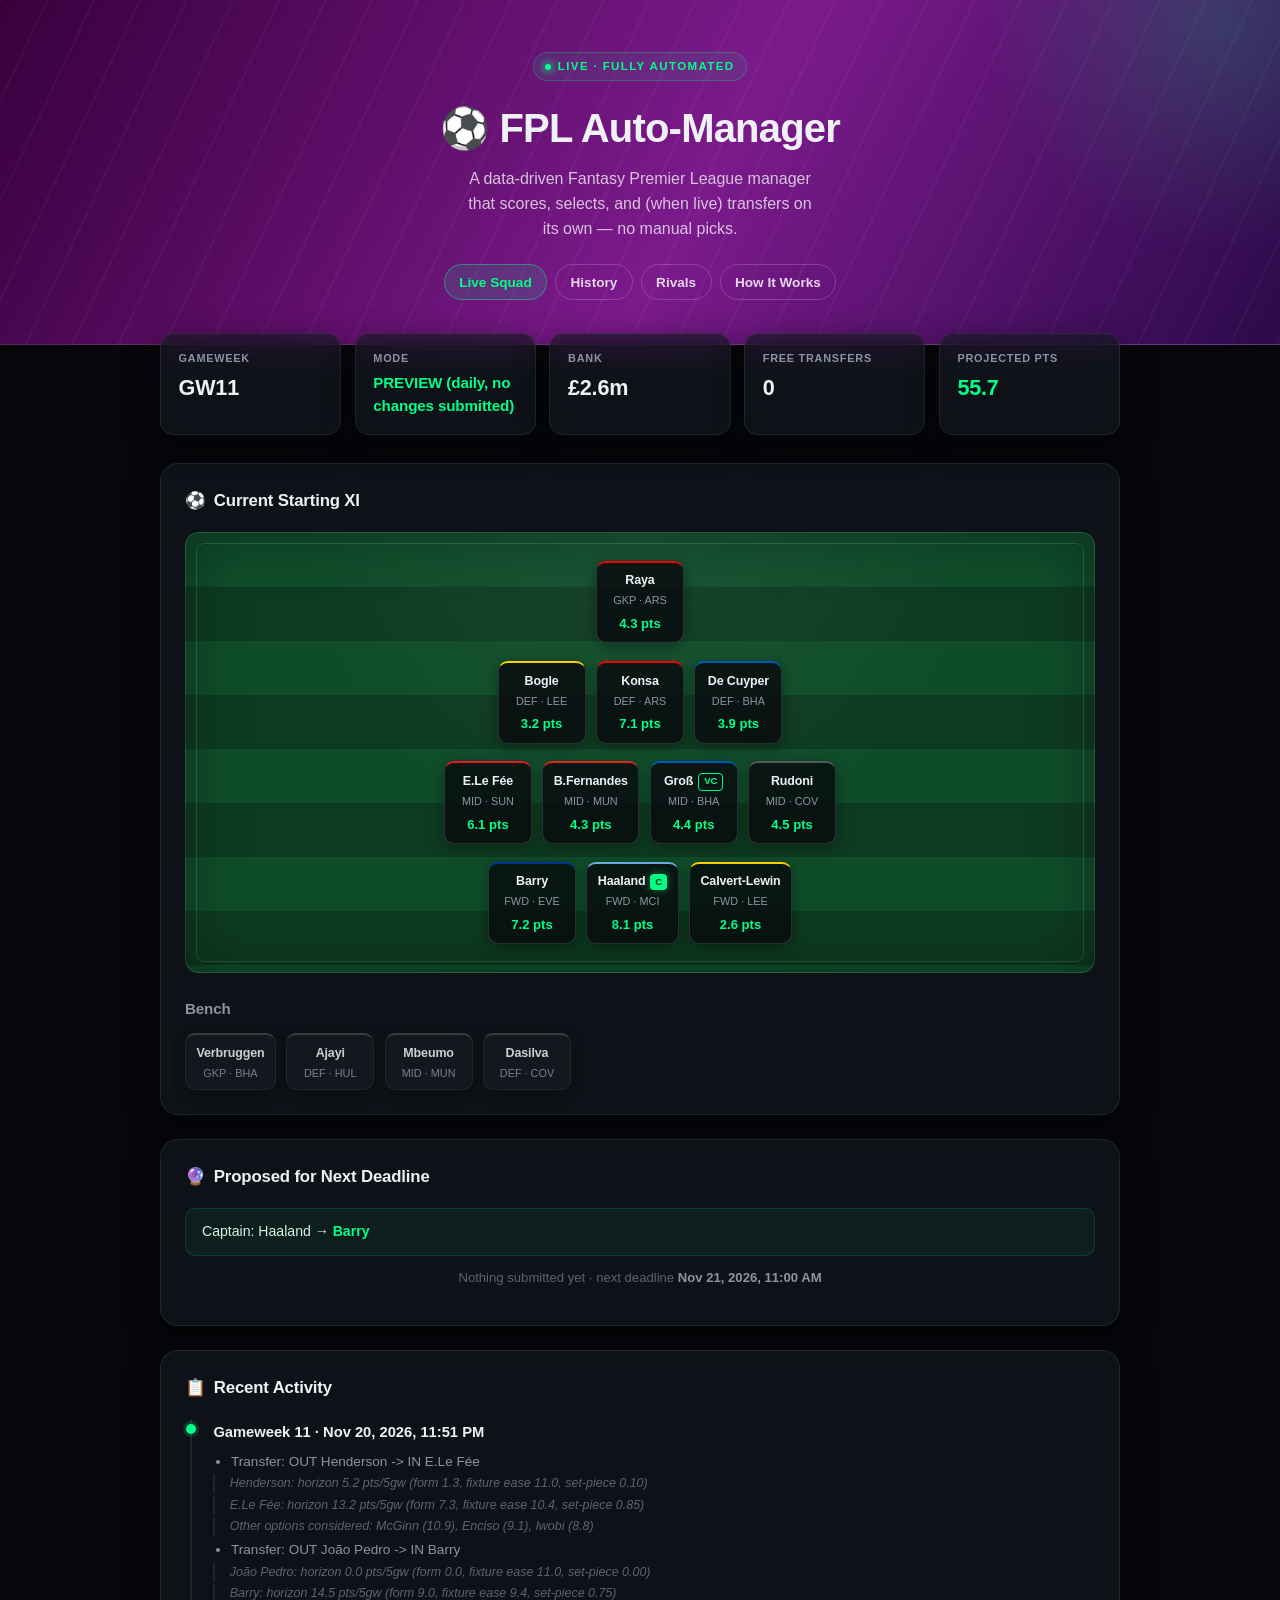
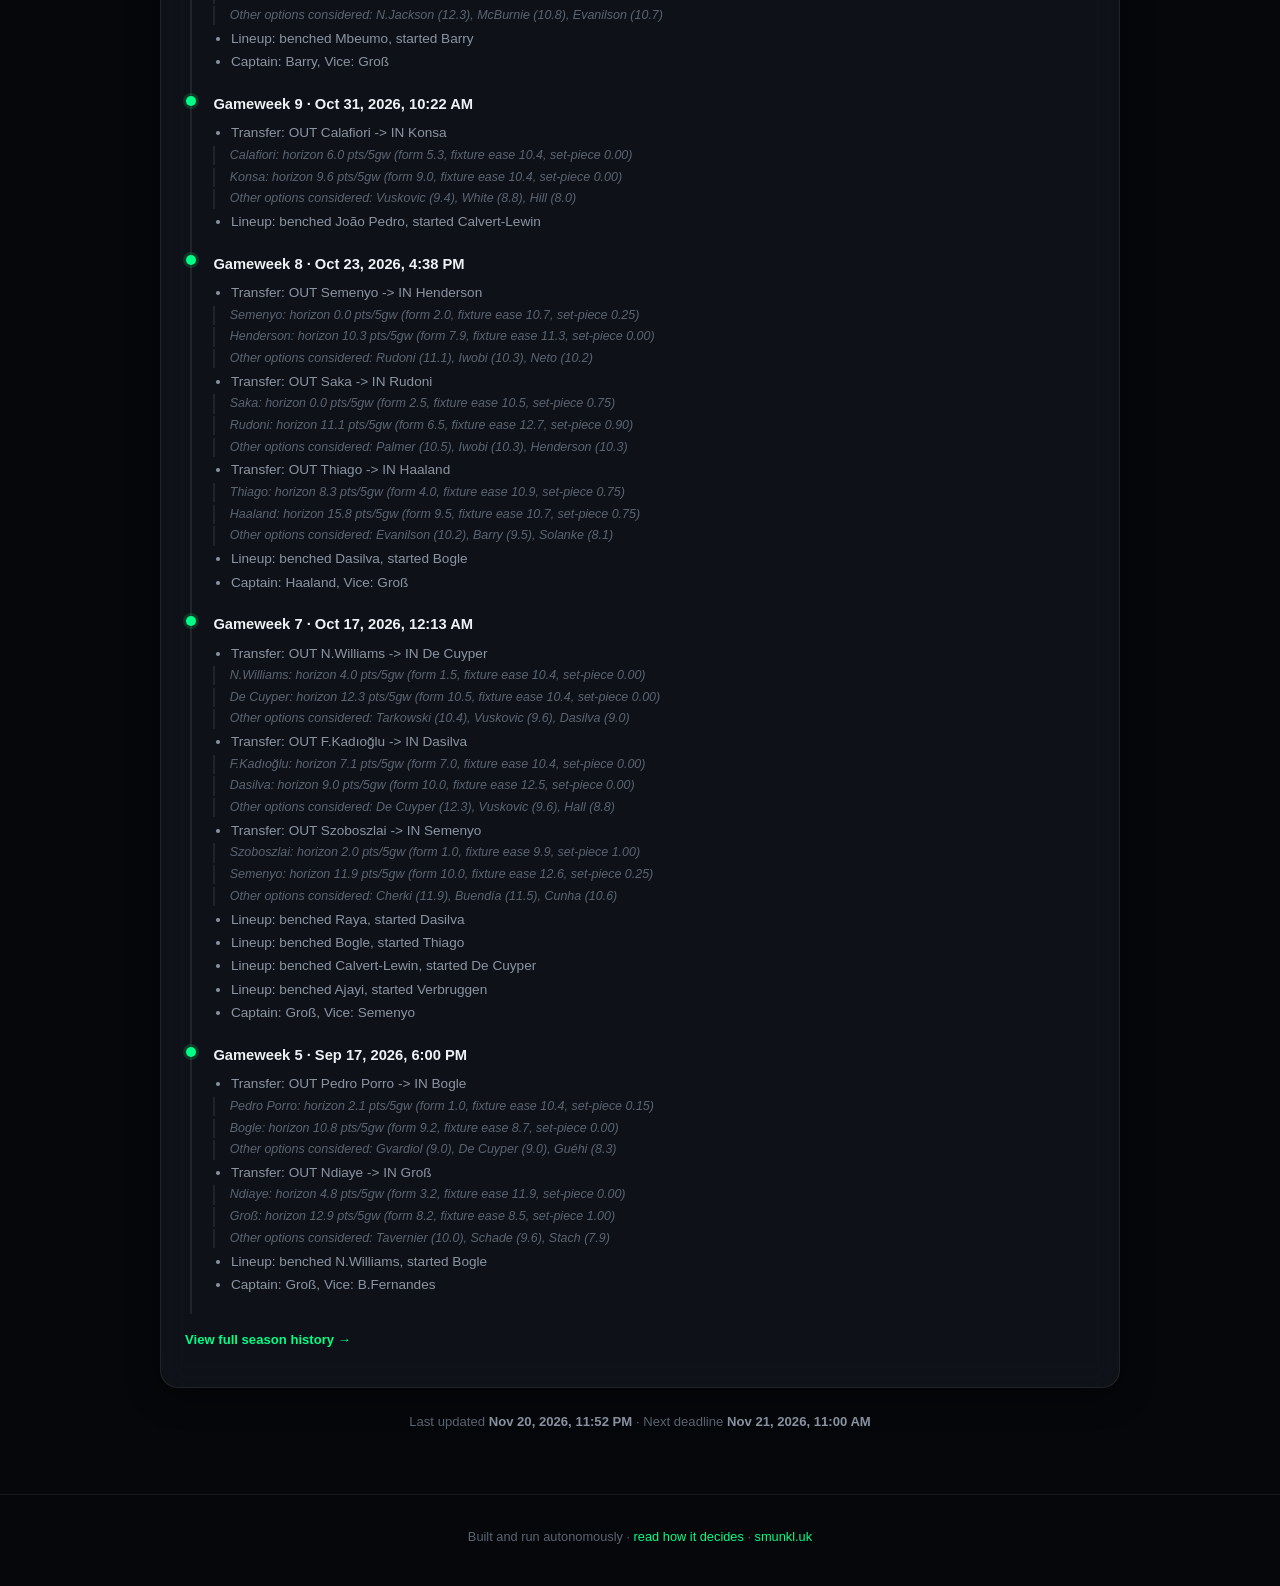
<file: index.html>
<!DOCTYPE html>
<html lang="en">
<head>
<meta charset="UTF-8">
<meta name="viewport" content="width=device-width, initial-scale=1.0">
<title>FPL Auto-Manager - Live</title>
<link rel="stylesheet" href="style.css?v=6">
</head>
<body>

<header>
  <div class="eyebrow"><span class="dot"></span> Live &middot; Fully Automated</div>
  <h1>&#9917; FPL Auto-Manager</h1>
  <p>A data-driven Fantasy Premier League manager that scores, selects, and (when live) transfers on its own &mdash; no manual picks.</p>
  <nav class="sitenav">
    <a href="index.html" class="active">Live Squad</a>
    <a href="history.html">History</a>
    <a href="rivals.html">Rivals</a>
    <a href="strategy.html">How It Works</a>
  </nav>
</header>

<main id="app">
  <div class="loading"><div class="spinner"></div>Loading latest status&hellip;</div>
</main>

<footer>
  Built and run autonomously &middot; <a href="strategy.html">read how it decides</a> &middot;
  <a href="https://smunkl.uk">smunkl.uk</a>
</footer>

<script>
const TEAM_COLORS = {
  ARS:"#EF0107", AVL:"#95BFE5", BOU:"#DA291C", BRE:"#e30613", BHA:"#0057B8",
  CHE:"#034694", CRY:"#1B458F", EVE:"#003399", FUL:"#000000", IPS:"#0044A9",
  LEI:"#003090", LIV:"#C8102E", MCI:"#6CABDD", MUN:"#DA291C", NEW:"#241F20",
  NFO:"#DD0000", SOU:"#D71920", TOT:"#132257", WHU:"#7A263A", WOL:"#FDB913",
  LEE:"#FFCD00", BUR:"#6C1D45", SUN:"#EB172B"
};

async function load() {
  const app = document.getElementById('app');
  try {
    const res = await fetch('status.json', { cache: 'no-store' });
    if (!res.ok) throw new Error('status.json not found yet');
    const data = await res.json();
    let proposed = null;
    try {
      const pres = await fetch('proposed.json', { cache: 'no-store' });
      if (pres.ok) proposed = await pres.json();
    } catch (e) { /* proposed.json is optional - older runs won't have it yet */ }
    render(data, proposed);
  } catch (err) {
    app.innerHTML = '<div class="error">No status published yet. Check back soon.</div>';
    console.error(err);
  }
}

function fmtDate(iso) {
  if (!iso) return '—';
  const d = new Date(iso);
  return d.toLocaleString(undefined, { dateStyle: 'medium', timeStyle: 'short' });
}

function formatActivityHeader(header) {
  // Raw form: "GW2 - 2026-08-26T14:14:19.400499+00:00"
  const [gwPart, datePart] = header.split(' - ');
  const gwLabel = (gwPart || header).replace(/^GW/, 'Gameweek ');
  return datePart ? `${gwLabel} &middot; ${fmtDate(datePart)}` : gwLabel;
}

function playerChip(p) {
  const badges = [];
  if (p.captain) badges.push('<span class="badge">C</span>');
  if (p.vice_captain) badges.push('<span class="badge vc">VC</span>');
  const accent = TEAM_COLORS[p.team] || 'rgba(255,255,255,0.3)';
  return `<div class="player-chip" style="--chip-accent:${accent}">
    <div class="name">${p.name}${badges.join('')}</div>
    <div class="sub">${p.position} &middot; ${p.team}</div>
    ${p.projected_points !== undefined ? `<div class="pts">${p.projected_points.toFixed(1)} pts</div>` : ''}
  </div>`;
}

function groupByPosition(players) {
  const order = ['GKP', 'DEF', 'MID', 'FWD'];
  const groups = {};
  for (const pos of order) groups[pos] = [];
  for (const p of players) (groups[p.position] || (groups[p.position] = [])).push(p);
  return order.map(pos => groups[pos]).filter(g => g.length);
}

function playerRationale(label, p) {
  return `<div class="rationale-player">
    <div class="rationale-player-label">${label}</div>
    <div class="rationale-player-name">${p.name} <span class="sub">(${p.team})</span></div>
    <div class="rationale-stats">
      horizon <strong>${p.horizon.toFixed(1)}</strong> &middot;
      form ${p.form.toFixed(1)} &middot;
      fixture ease ${p.fixture_ease.toFixed(1)} &middot;
      set-piece ${p.set_piece_bonus.toFixed(2)}
    </div>
  </div>`;
}

function renderProposed(proposed) {
  if (!proposed) return '';
  if (!proposed.has_changes) {
    return `<section>
      <h2><span class="icon">&#128302;</span> Proposed for Next Deadline</h2>
      <p class="no-activity">No changes currently proposed &mdash; current squad already looks optimal.</p>
      <p class="footnote" style="margin-top:0.75rem">Next deadline <strong>${fmtDate(proposed.deadline)}</strong></p>
    </section>`;
  }

  const transferBlocks = (proposed.transfers || []).map(t => `
    <div class="proposed-transfer">
      <div class="proposed-transfer-arrow">${t.out.name} <span class="arrow">&rarr;</span> ${t.in.name}</div>
      <div class="rationale-grid">
        ${playerRationale('OUT', t.out)}
        ${playerRationale('IN', t.in)}
      </div>
      ${t.alternatives && t.alternatives.length ? `<div class="alternatives">Other options considered: ${
        t.alternatives.map(a => `${a.name} (${a.horizon.toFixed(1)})`).join(', ')
      }</div>` : ''}
    </div>
  `).join('');

  const hitNote = proposed.hits_taken ? `<div class="callout" style="margin-top:0.75rem">Takes a &minus;${4 * proposed.hits_taken} point hit</div>` : '';

  const capNote = (proposed.captain_change || proposed.vice_change) ? `
    <div class="proposed-captaincy">
      ${proposed.captain_change ? `<div>Captain: ${proposed.captain_change.from} &rarr; <strong>${proposed.captain_change.to}</strong></div>` : ''}
      ${proposed.vice_change ? `<div>Vice: ${proposed.vice_change.from} &rarr; <strong>${proposed.vice_change.to}</strong></div>` : ''}
    </div>` : '';

  return `<section>
    <h2><span class="icon">&#128302;</span> Proposed for Next Deadline</h2>
    ${transferBlocks}
    ${capNote}
    ${hitNote}
    <p class="footnote" style="margin-top:0.75rem">Nothing submitted yet &middot; next deadline <strong>${fmtDate(proposed.deadline)}</strong></p>
  </section>`;
}

function render(data, proposed) {
  const app = document.getElementById('app');
  const rows = groupByPosition(data.starting_xi || []).map(
    row => `<div class="pitch-row">${row.map(playerChip).join('')}</div>`
  ).join('');
  const bench = (data.bench || []).map(playerChip).join('');
  const activity = (data.recent_activity || []).slice().reverse().map(a => `
    <div class="activity-item">
      <div class="header">${formatActivityHeader(a.header)}</div>
      ${a.details && a.details.length ? `<ul>${a.details.map(d =>
        d.startsWith('- ') ? `<li>${d.replace(/^- /, '')}</li>`
        : `<li class="rationale">${d.trim()}</li>`
      ).join('')}</ul>` : ''}
    </div>
  `).join('') || '<p class="no-activity">No changes yet this gameweek.</p>';

  app.innerHTML = `
    <div class="meta-row">
      <div class="meta-card"><div class="label">Gameweek</div><div class="value">GW${data.gameweek ?? '-'}</div></div>
      <div class="meta-card mode"><div class="label">Mode</div><div class="value">${data.mode ?? '-'}</div></div>
      <div class="meta-card"><div class="label">Bank</div><div class="value">&pound;${(data.bank ?? 0).toFixed(1)}m</div></div>
      <div class="meta-card"><div class="label">Free transfers</div><div class="value">${data.free_transfers ?? '-'}</div></div>
      <div class="meta-card pts"><div class="label">Projected pts</div><div class="value">${(data.total_projected_points ?? 0).toFixed(1)}</div></div>
    </div>

    <section>
      <h2><span class="icon">&#9917;</span> Current Starting XI</h2>
      <div class="pitch">${rows}</div>
      <div class="bench-header"><h2 style="margin:0;font-size:0.95rem;color:var(--muted)">Bench</h2></div>
      <div class="bench-list">${bench}</div>
    </section>

    ${renderProposed(proposed)}

    <section>
      <h2><span class="icon">&#128203;</span> Recent Activity</h2>
      ${activity}
      <p class="footnote" style="margin-top:1rem;text-align:left"><a href="history.html">View full season history &rarr;</a></p>
    </section>

    <p class="footnote">Last updated <strong>${fmtDate(data.last_updated)}</strong> &middot; Next deadline <strong>${fmtDate(data.deadline)}</strong></p>
  `;
}

load();
</script>

</body>
</html>
</file>
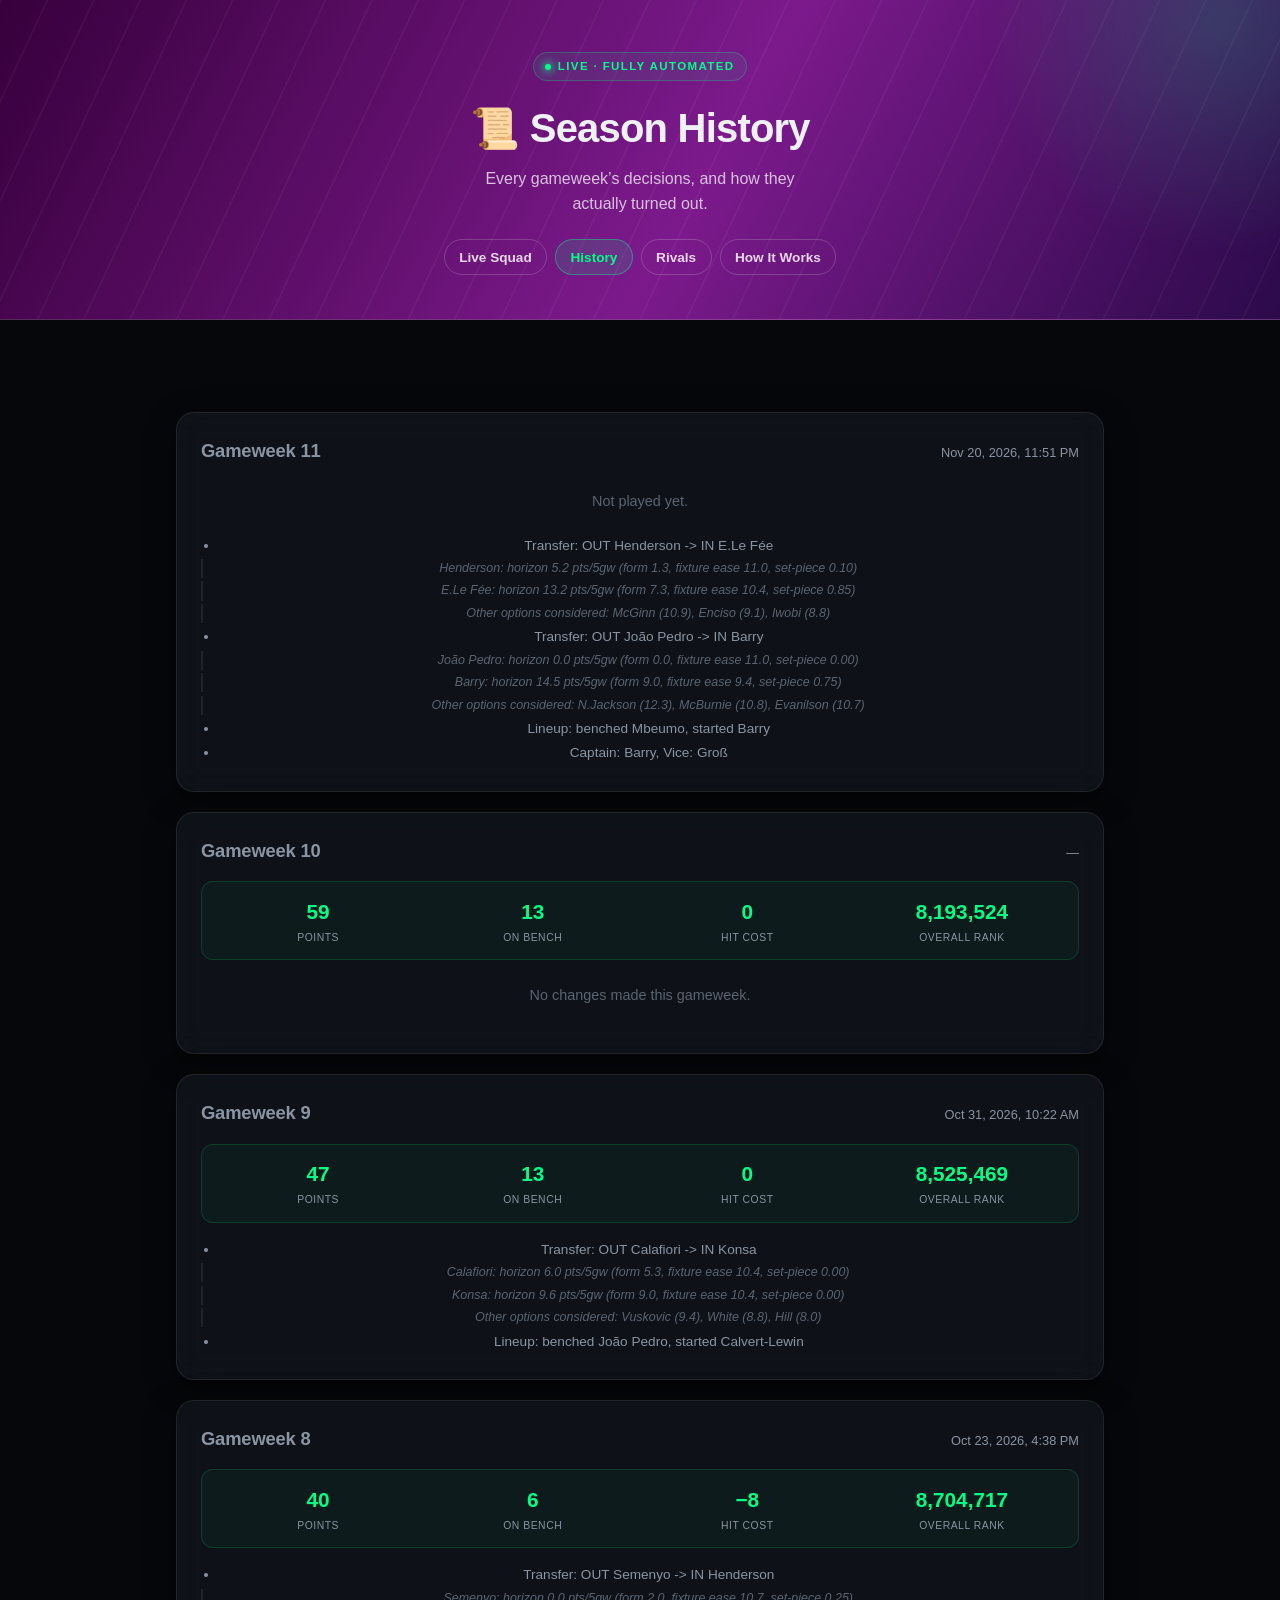
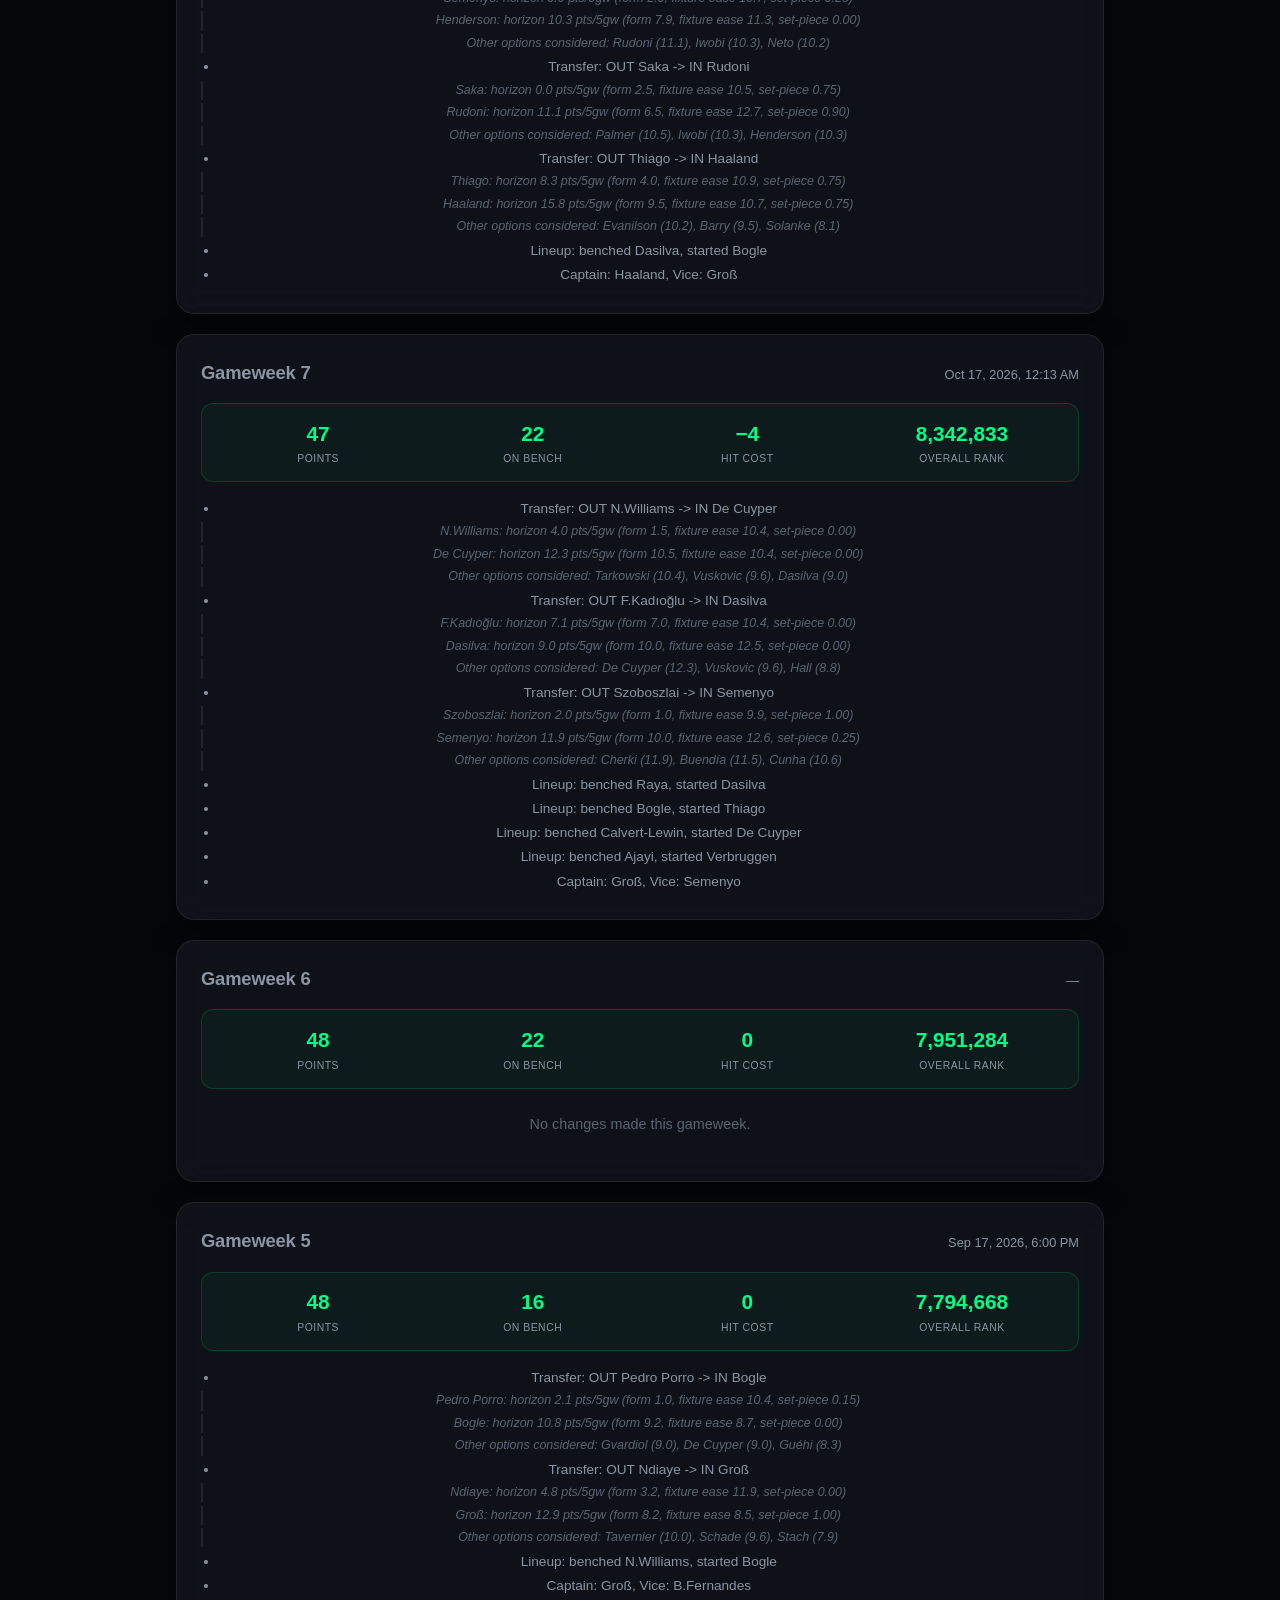
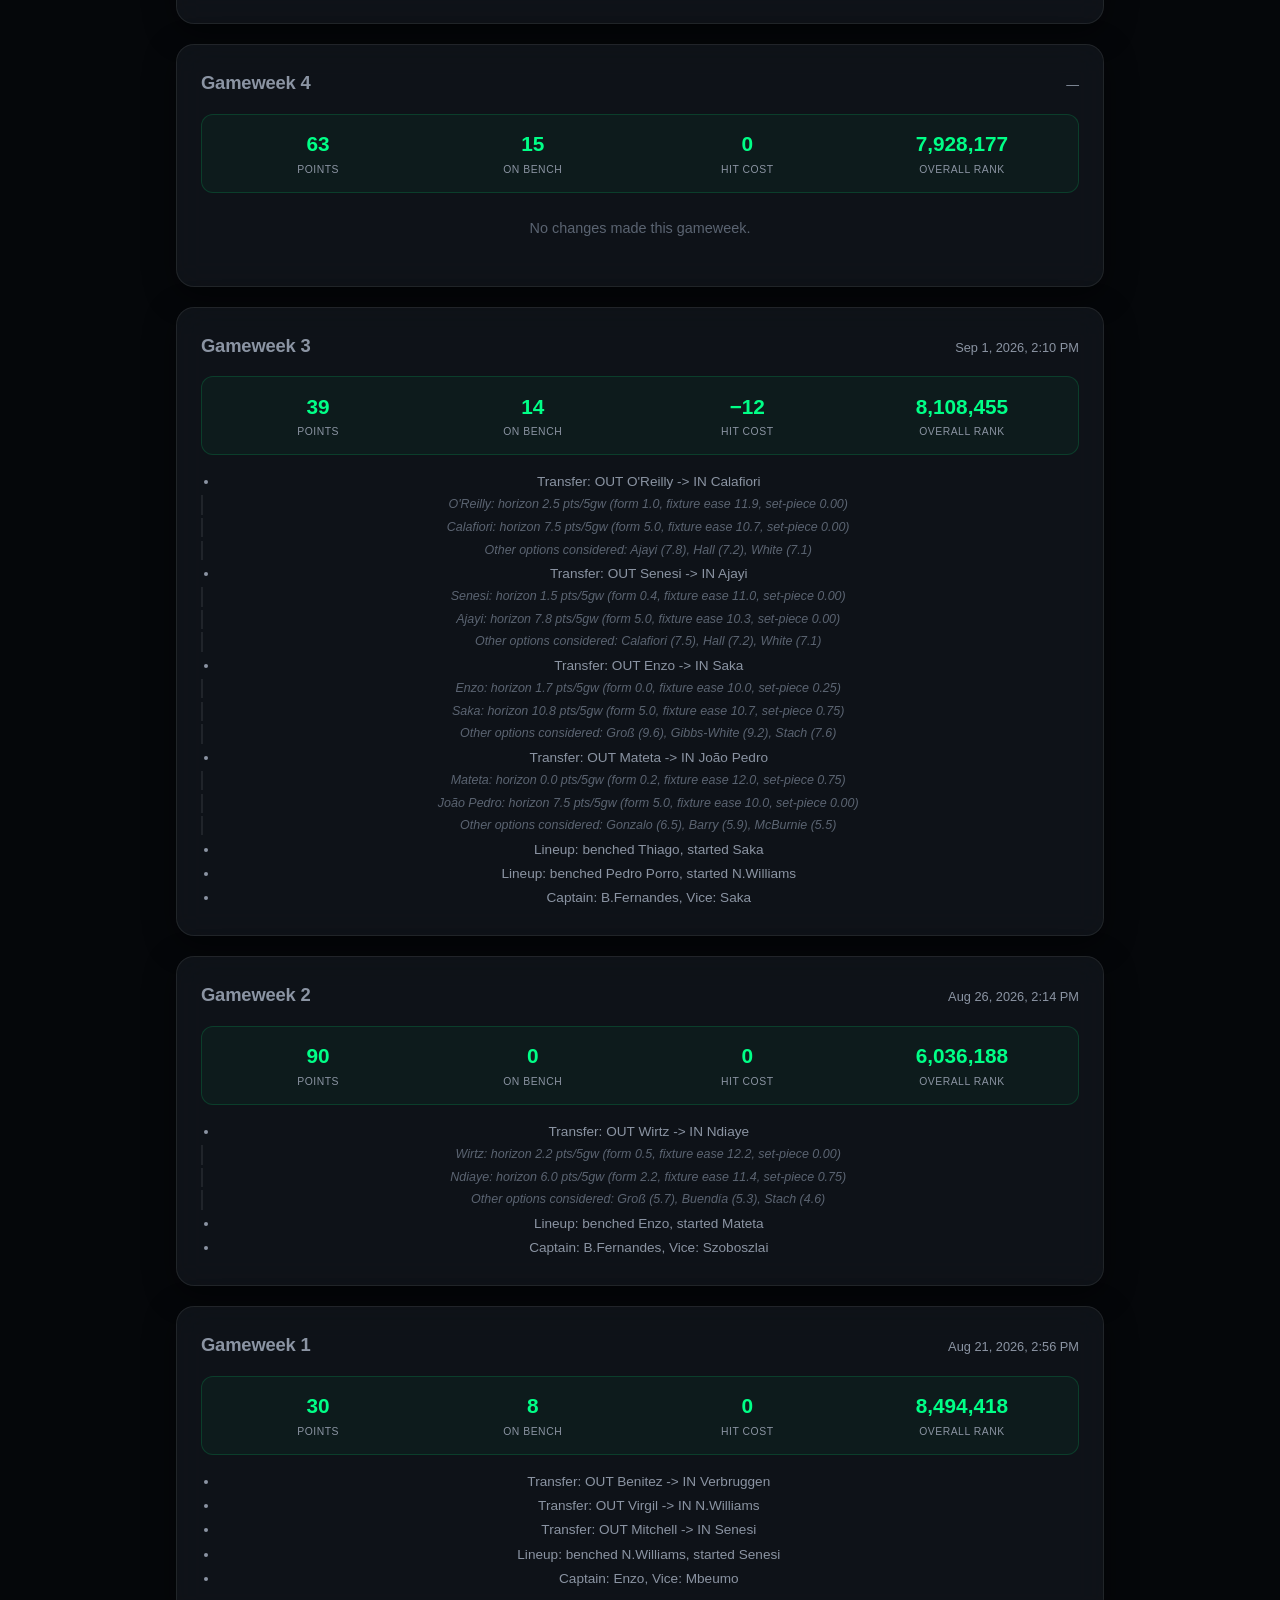
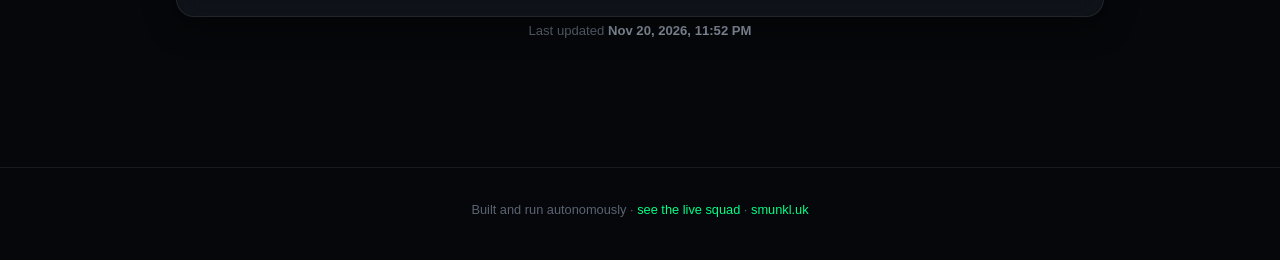
<file: history.html>
<!DOCTYPE html>
<html lang="en">
<head>
<meta charset="UTF-8">
<meta name="viewport" content="width=device-width, initial-scale=1.0">
<title>FPL Auto-Manager - History</title>
<link rel="stylesheet" href="style.css?v=6">
</head>
<body>

<header>
  <div class="eyebrow"><span class="dot"></span> Live &middot; Fully Automated</div>
  <h1>&#128220; Season History</h1>
  <p>Every gameweek&#8217;s decisions, and how they actually turned out.</p>
  <nav class="sitenav">
    <a href="index.html">Live Squad</a>
    <a href="history.html" class="active">History</a>
    <a href="rivals.html">Rivals</a>
    <a href="strategy.html">How It Works</a>
  </nav>
</header>

<main>
  <div id="feed" class="loading"><div class="spinner"></div>Loading season history&hellip;</div>
</main>

<footer>
  Built and run autonomously &middot; <a href="index.html">see the live squad</a> &middot;
  <a href="https://smunkl.uk">smunkl.uk</a>
</footer>

<script>
async function load() {
  const el = document.getElementById('feed');
  try {
    const res = await fetch('history.json', { cache: 'no-store' });
    if (!res.ok) throw new Error('history.json not found yet');
    const data = await res.json();
    let proposed = null;
    try {
      const pres = await fetch('proposed.json', { cache: 'no-store' });
      if (pres.ok) proposed = await pres.json();
    } catch (e) { /* proposed.json is optional */ }
    render(data, proposed);
  } catch (err) {
    el.innerHTML = '<div class="error">No history published yet. Check back after the first gameweek.</div>';
    console.error(err);
  }
}

function fmtDate(iso) {
  if (!iso) return '—';
  const d = new Date(iso);
  return d.toLocaleString(undefined, { dateStyle: 'medium', timeStyle: 'short' });
}

function gwCard(gw) {
  const played = gw.actual_points !== undefined && gw.actual_points !== null;
  const actionsHtml = (gw.actions || []).length
    ? `<ul>${gw.actions.map(d =>
        d.startsWith('- ') ? `<li>${d.replace(/^- /, '')}</li>`
        : `<li class="rationale">${d.trim()}</li>`
      ).join('')}</ul>`
    : '<p class="no-activity">No changes made this gameweek.</p>';

  const outcome = played ? `
    <div class="gw-outcome">
      <div class="gw-stat"><div class="gw-stat-value">${gw.actual_points}</div><div class="gw-stat-label">Points</div></div>
      <div class="gw-stat"><div class="gw-stat-value">${gw.points_on_bench ?? '-'}</div><div class="gw-stat-label">On bench</div></div>
      <div class="gw-stat"><div class="gw-stat-value">${gw.hit_cost ? '&minus;' + gw.hit_cost : '0'}</div><div class="gw-stat-label">Hit cost</div></div>
      <div class="gw-stat"><div class="gw-stat-value">${gw.overall_rank ? gw.overall_rank.toLocaleString() : '-'}</div><div class="gw-stat-label">Overall rank</div></div>
    </div>
  ` : '<p class="no-activity">Not played yet.</p>';

  return `
    <div class="gw-card">
      <div class="gw-card-header">
        <div class="gw-card-title">Gameweek ${gw.gw}</div>
        <div class="gw-card-date">${fmtDate(gw.date)}</div>
      </div>
      ${outcome}
      ${actionsHtml}
    </div>
  `;
}

function playerRationale(label, p) {
  return `<div class="rationale-player">
    <div class="rationale-player-label">${label}</div>
    <div class="rationale-player-name">${p.name} <span class="sub">(${p.team})</span></div>
    <div class="rationale-stats">
      horizon <strong>${p.horizon.toFixed(1)}</strong> &middot;
      form ${p.form.toFixed(1)} &middot;
      fixture ease ${p.fixture_ease.toFixed(1)} &middot;
      set-piece ${p.set_piece_bonus.toFixed(2)}
    </div>
  </div>`;
}

function pendingCard(proposed) {
  // The proposal made *during* the last finished gameweek, for the one
  // coming up - sits at the top of the feed (newest position) since
  // that's chronologically where it belongs, but reads as "here's what
  // we're planning heading out of gameweek N-1" rather than a floating
  // disconnected preview.
  const body = !proposed.has_changes
    ? '<p class="no-activity">No changes currently proposed &mdash; current squad already looks optimal.</p>'
    : `
      ${(proposed.transfers || []).map(t => `
        <div class="proposed-transfer">
          <div class="proposed-transfer-arrow">${t.out.name} <span class="arrow">&rarr;</span> ${t.in.name}</div>
          <div class="rationale-grid">
            ${playerRationale('OUT', t.out)}
            ${playerRationale('IN', t.in)}
          </div>
          ${t.alternatives && t.alternatives.length ? `<div class="alternatives">Other options considered: ${
            t.alternatives.map(a => `${a.name} (${a.horizon.toFixed(1)})`).join(', ')
          }</div>` : ''}
        </div>
      `).join('')}
      ${(proposed.captain_change || proposed.vice_change) ? `
        <div class="proposed-captaincy">
          ${proposed.captain_change ? `<div>Captain: ${proposed.captain_change.from} &rarr; <strong>${proposed.captain_change.to}</strong></div>` : ''}
          ${proposed.vice_change ? `<div>Vice: ${proposed.vice_change.from} &rarr; <strong>${proposed.vice_change.to}</strong></div>` : ''}
        </div>` : ''}
      ${proposed.hits_taken ? `<div class="callout" style="margin-top:0.75rem">Takes a &minus;${4 * proposed.hits_taken} point hit</div>` : ''}
    `;

  return `
    <div class="gw-card gw-card-pending">
      <div class="gw-card-header">
        <div class="gw-card-title">Gameweek ${proposed.gameweek} <span class="pending-badge">PENDING</span></div>
        <div class="gw-card-date">Deadline ${fmtDate(proposed.deadline)}</div>
      </div>
      ${body}
    </div>
  `;
}

function render(data, proposed) {
  const el = document.getElementById('feed');
  const gws = (data.gameweeks || []).slice().sort((a, b) => b.gw - a.gw);
  if (!gws.length && !proposed) {
    el.innerHTML = '<div class="error">No gameweeks recorded yet.</div>';
    return;
  }
  const playedGwNumbers = new Set(gws.map(g => g.gw));
  const showPending = proposed && !playedGwNumbers.has(proposed.gameweek);
  const cards = (showPending ? [pendingCard(proposed)] : []).concat(gws.map(gwCard));
  el.innerHTML = `
    <div class="gw-feed">${cards.join('')}</div>
    <p class="footnote">Last updated <strong>${fmtDate(data.last_updated)}</strong></p>
  `;
}

load();
</script>

</body>
</html>
</file>
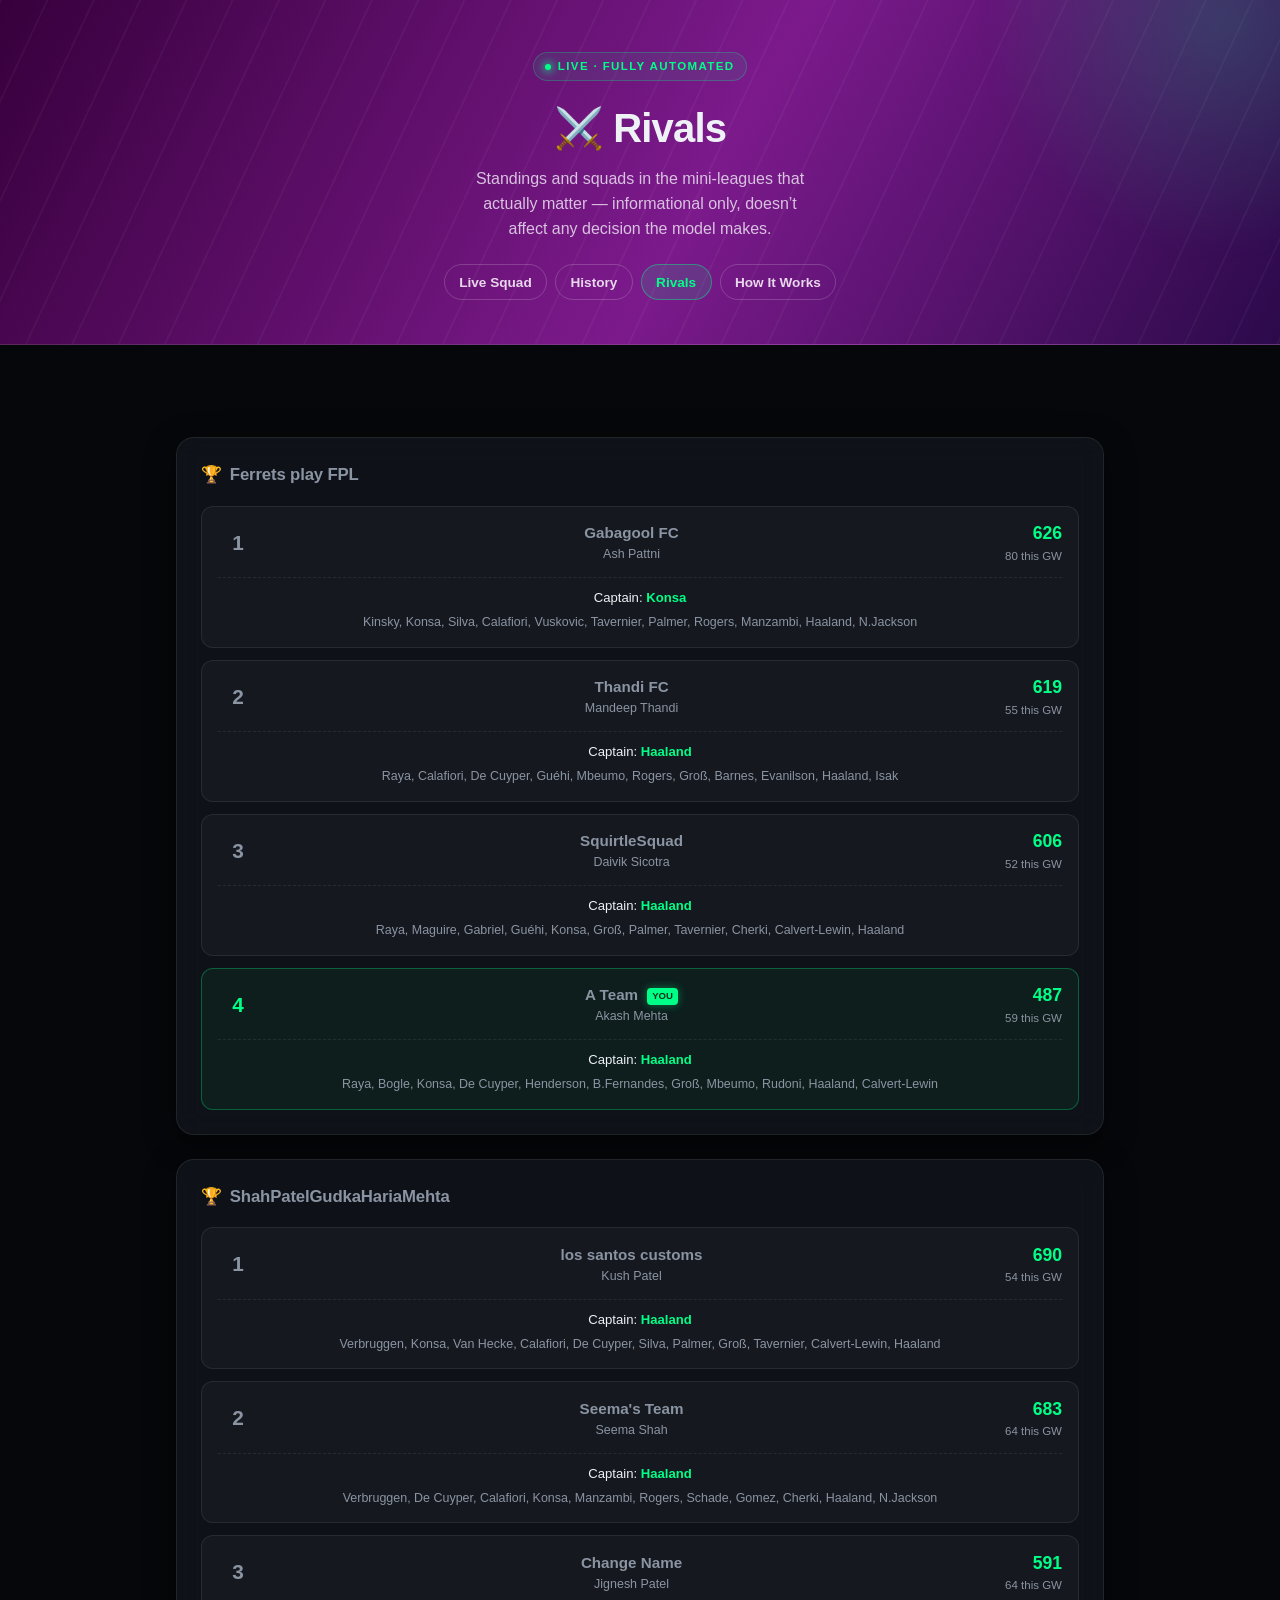
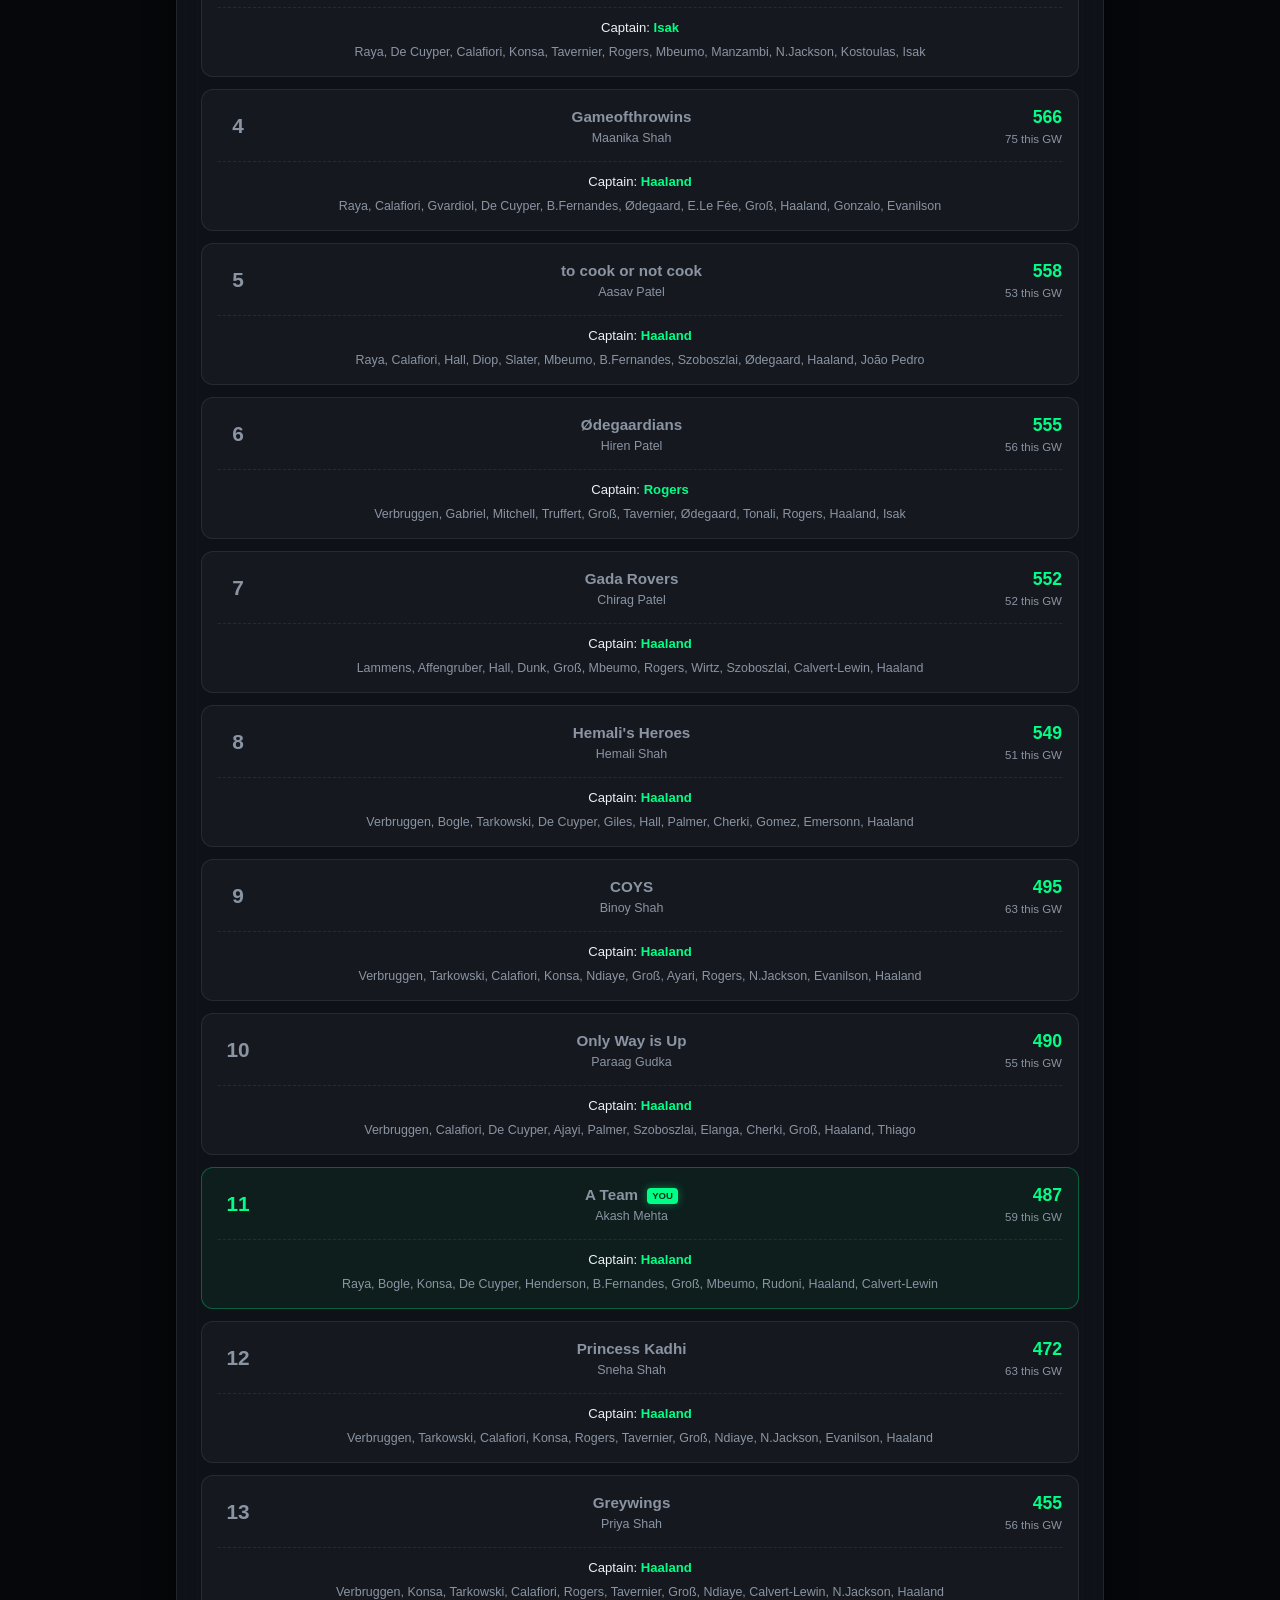
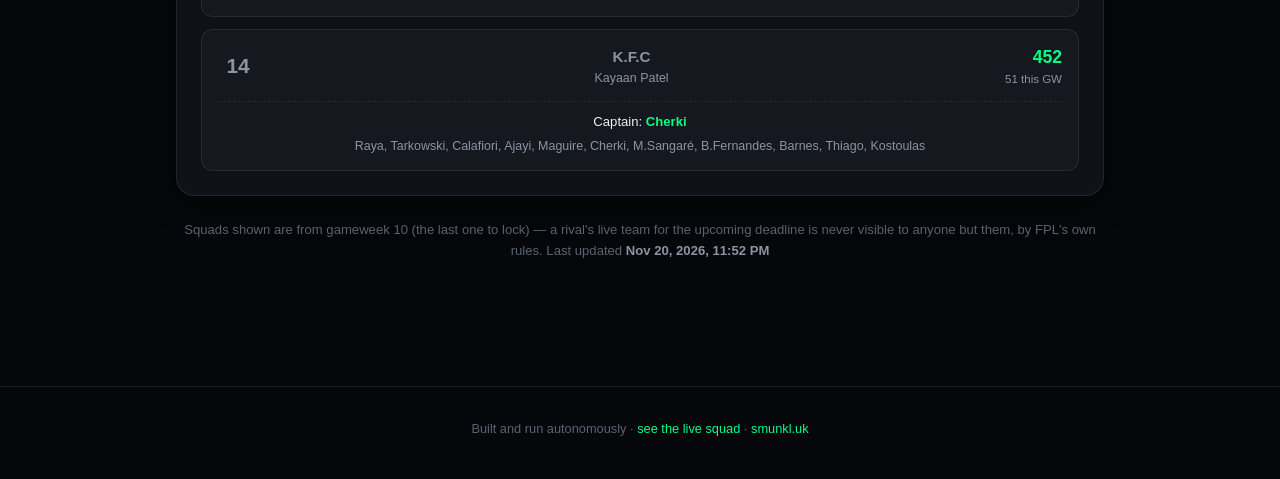
<file: rivals.html>
<!DOCTYPE html>
<html lang="en">
<head>
<meta charset="UTF-8">
<meta name="viewport" content="width=device-width, initial-scale=1.0">
<title>FPL Auto-Manager - Rivals</title>
<link rel="stylesheet" href="style.css?v=6">
</head>
<body>

<header>
  <div class="eyebrow"><span class="dot"></span> Live &middot; Fully Automated</div>
  <h1>&#9876;&#65039; Rivals</h1>
  <p>Standings and squads in the mini-leagues that actually matter &mdash; informational only, doesn&#8217;t affect any decision the model makes.</p>
  <nav class="sitenav">
    <a href="index.html">Live Squad</a>
    <a href="history.html">History</a>
    <a href="rivals.html" class="active">Rivals</a>
    <a href="strategy.html">How It Works</a>
  </nav>
</header>

<main>
  <div id="feed" class="loading"><div class="spinner"></div>Loading league standings&hellip;</div>
</main>

<footer>
  Built and run autonomously &middot; <a href="index.html">see the live squad</a> &middot;
  <a href="https://smunkl.uk">smunkl.uk</a>
</footer>

<script>
async function load() {
  const el = document.getElementById('feed');
  try {
    const res = await fetch('rivals.json', { cache: 'no-store' });
    if (!res.ok) throw new Error('rivals.json not found yet');
    const data = await res.json();
    render(data);
  } catch (err) {
    el.innerHTML = '<div class="error">No league data published yet.</div>';
    console.error(err);
  }
}

function fmtDate(iso) {
  if (!iso) return '—';
  const d = new Date(iso);
  return d.toLocaleString(undefined, { dateStyle: 'medium', timeStyle: 'short' });
}

function entryRow(e) {
  return `
    <div class="rival-entry ${e.is_me ? 'is-me' : ''}">
      <div class="rival-rank">${e.rank}</div>
      <div class="rival-identity">
        <div class="rival-team">${e.team_name}${e.is_me ? ' <span class="badge">YOU</span>' : ''}</div>
        <div class="rival-manager">${e.manager}</div>
      </div>
      <div class="rival-points">
        <div class="rival-total">${e.total_points}</div>
        <div class="rival-gw">${e.gw_points} this GW</div>
      </div>
      ${e.squad ? `
        <div class="rival-squad">
          <div class="rival-captain">Captain: <strong>${e.squad.captain ?? '-'}</strong></div>
          <div class="rival-xi">${e.squad.xi.join(', ')}</div>
        </div>
      ` : '<div class="rival-squad"><p class="no-activity">Squad not available.</p></div>'}
    </div>
  `;
}

function leagueSection(league) {
  return `
    <section>
      <h2><span class="icon">&#127942;</span> ${league.name}</h2>
      <div class="rival-list">${league.entries.map(entryRow).join('')}</div>
    </section>
  `;
}

function render(data) {
  const el = document.getElementById('feed');
  const leagues = data.leagues || [];
  if (!leagues.length) {
    el.innerHTML = '<div class="error">No leagues configured yet.</div>';
    return;
  }
  el.innerHTML = `
    ${leagues.map(leagueSection).join('')}
    <p class="footnote">Squads shown are from gameweek ${data.last_completed_gw ?? '-'} (the last one to lock) &mdash; a rival's live team for the upcoming deadline is never visible to anyone but them, by FPL's own rules. Last updated <strong>${fmtDate(data.last_updated)}</strong></p>
  `;
}

load();
</script>

</body>
</html>
</file>
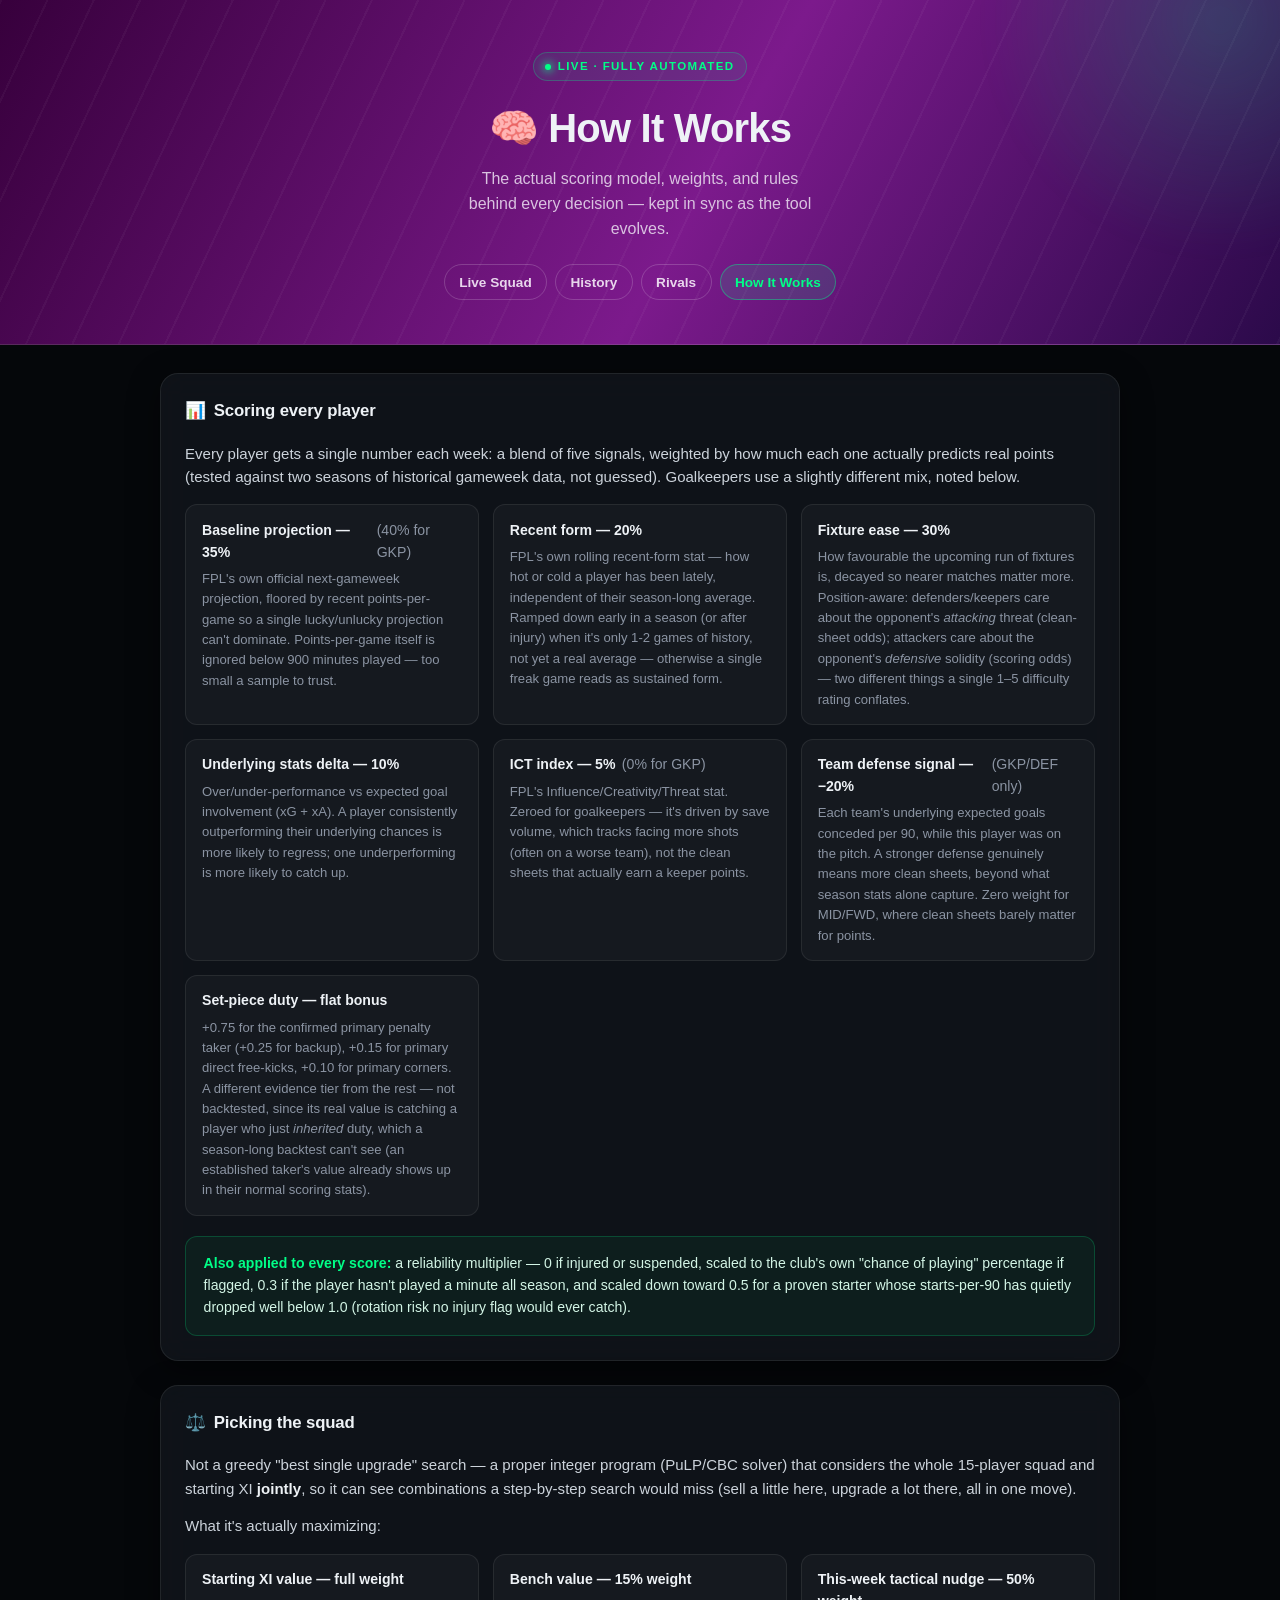
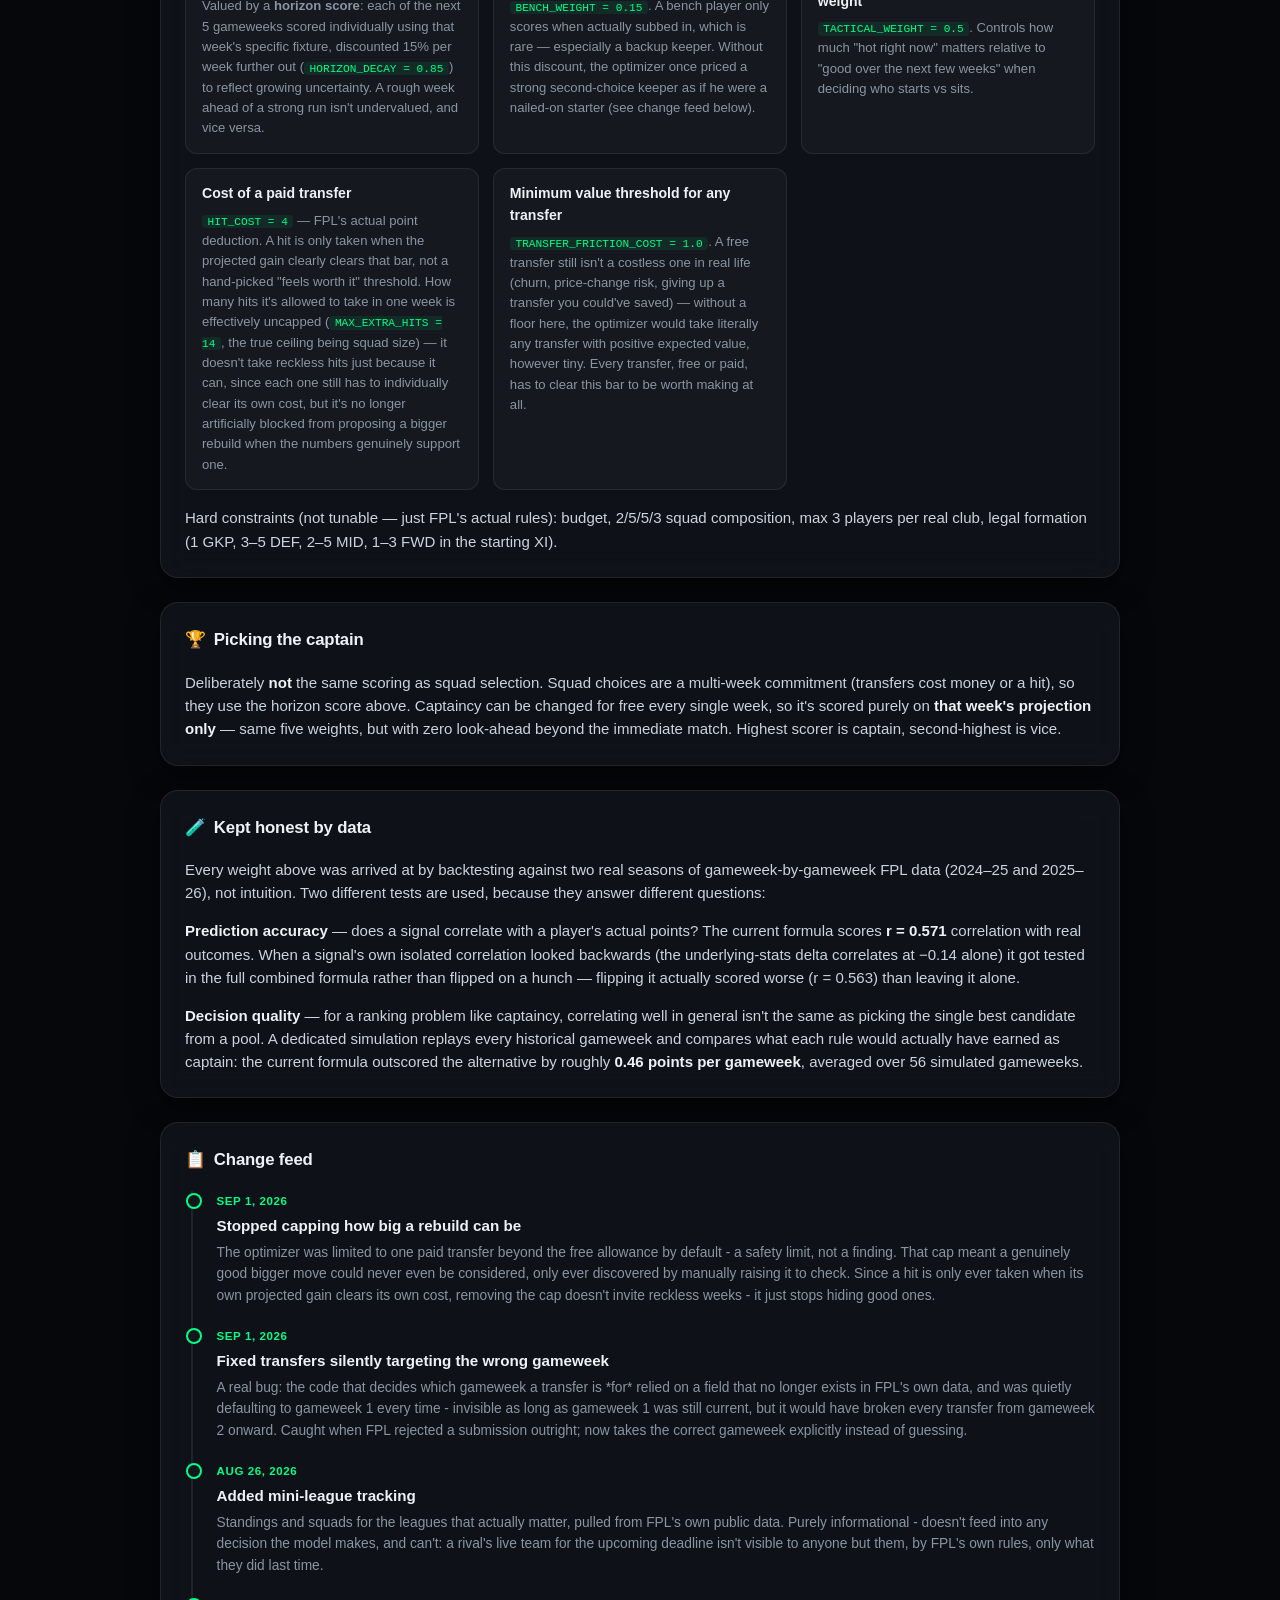
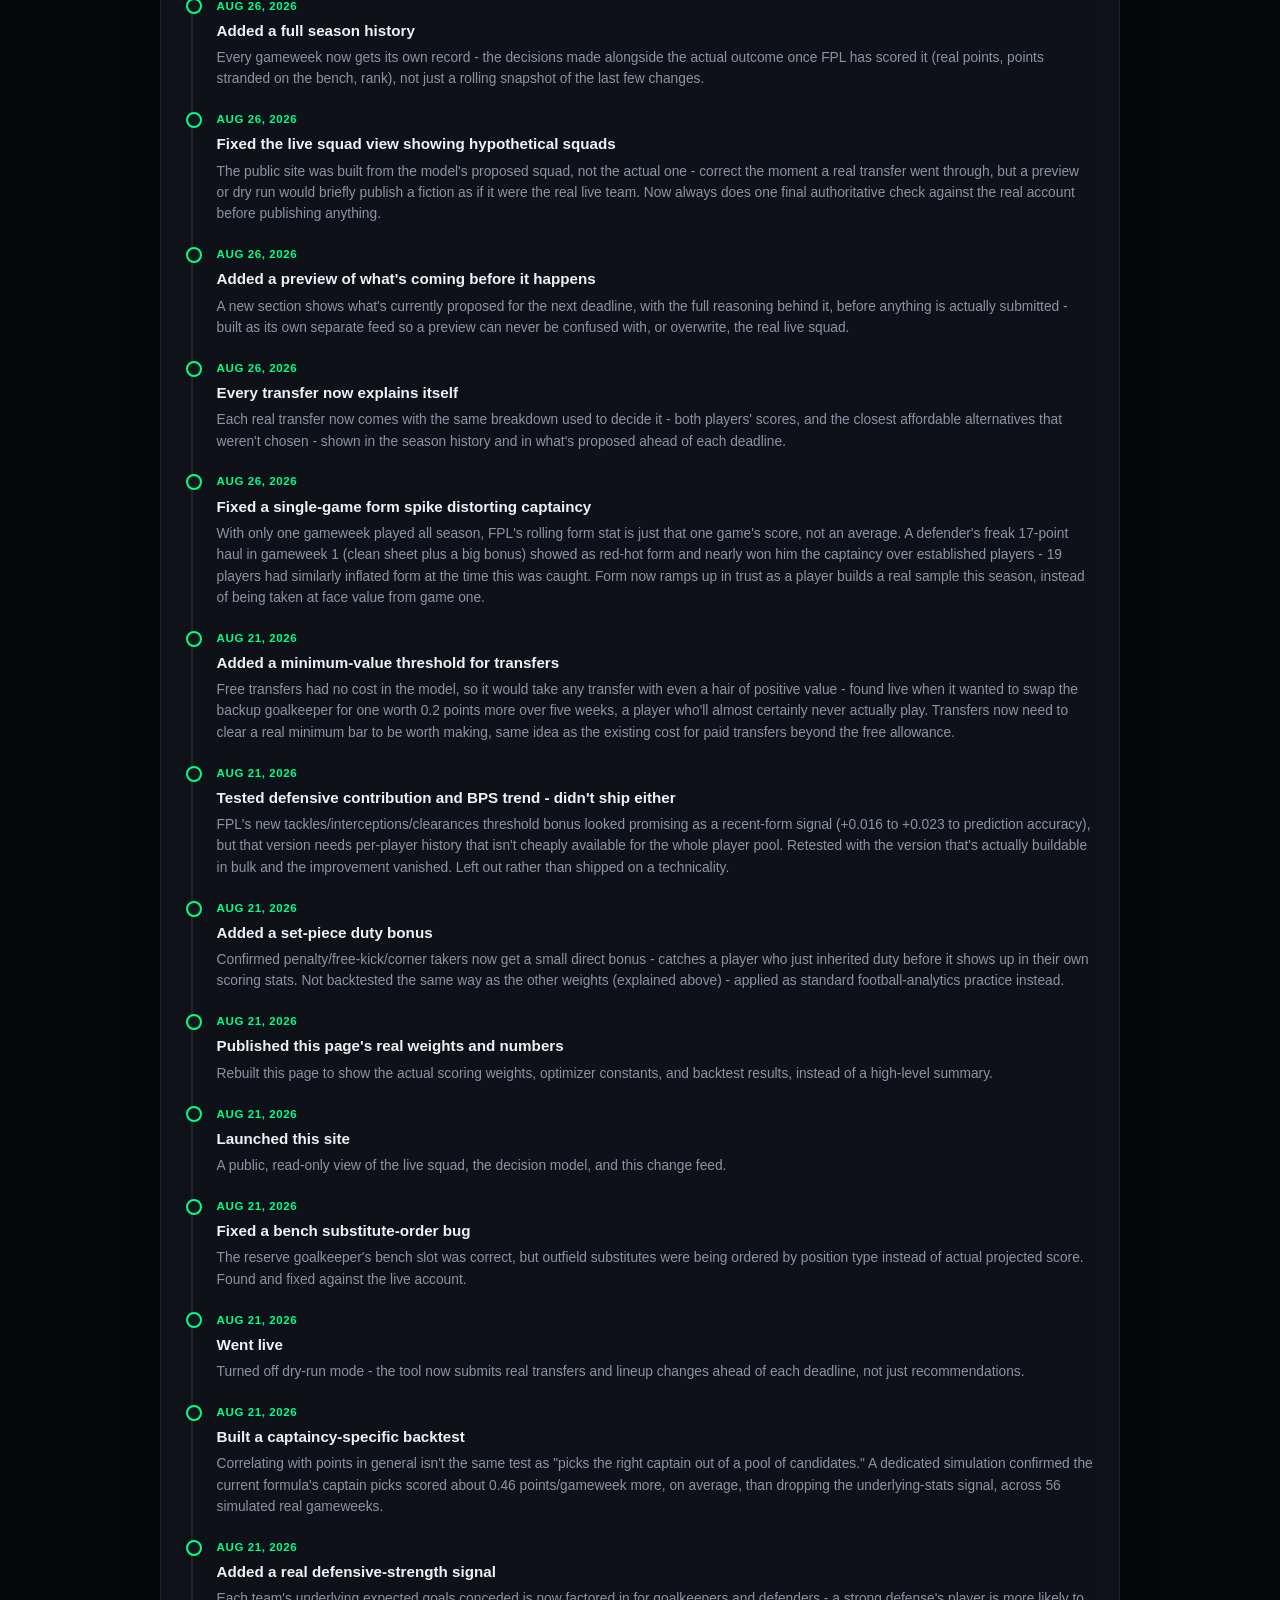
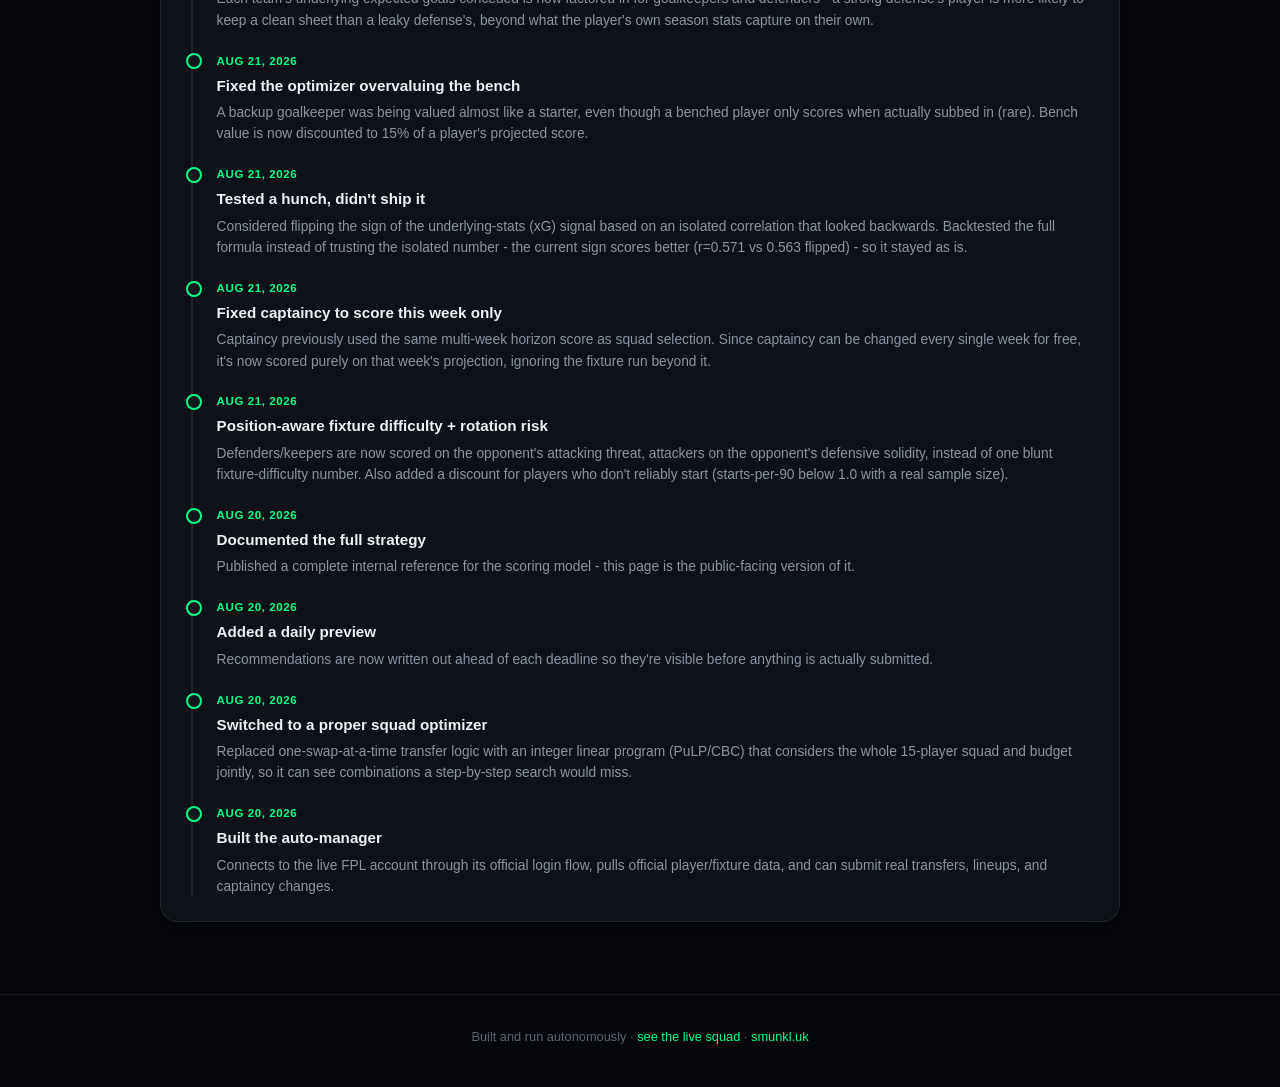
<file: strategy.html>
<!DOCTYPE html>
<html lang="en">
<head>
<meta charset="UTF-8">
<meta name="viewport" content="width=device-width, initial-scale=1.0">
<title>FPL Auto-Manager - How It Works</title>
<link rel="stylesheet" href="style.css?v=6">
</head>
<body>

<header>
  <div class="eyebrow"><span class="dot"></span> Live &middot; Fully Automated</div>
  <h1>&#129504; How It Works</h1>
  <p>The actual scoring model, weights, and rules behind every decision &mdash; kept in sync as the tool evolves.</p>
  <nav class="sitenav">
    <a href="index.html">Live Squad</a>
    <a href="history.html">History</a>
    <a href="rivals.html">Rivals</a>
    <a href="strategy.html" class="active">How It Works</a>
  </nav>
</header>

<main>

  <section>
    <h2><span class="icon">&#128202;</span> Scoring every player</h2>
    <div class="prose">
      <p>Every player gets a single number each week: a blend of five signals, weighted by how much each one actually predicts real points (tested against two seasons of historical gameweek data, not guessed). Goalkeepers use a slightly different mix, noted below.</p>
    </div>
    <div class="signal-grid">
      <div class="signal-card">
        <div class="signal-title">Baseline projection &mdash; 35% <span style="color:var(--muted);font-weight:500">(40% for GKP)</span></div>
        <p>FPL's own official next-gameweek projection, floored by recent points-per-game so a single lucky/unlucky projection can't dominate. Points-per-game itself is ignored below 900 minutes played &mdash; too small a sample to trust.</p>
      </div>
      <div class="signal-card">
        <div class="signal-title">Recent form &mdash; 20%</div>
        <p>FPL's own rolling recent-form stat &mdash; how hot or cold a player has been lately, independent of their season-long average. Ramped down early in a season (or after injury) when it's only 1-2 games of history, not yet a real average &mdash; otherwise a single freak game reads as sustained form.</p>
      </div>
      <div class="signal-card">
        <div class="signal-title">Fixture ease &mdash; 30%</div>
        <p>How favourable the upcoming run of fixtures is, decayed so nearer matches matter more. Position-aware: defenders/keepers care about the opponent's <em>attacking</em> threat (clean-sheet odds); attackers care about the opponent's <em>defensive</em> solidity (scoring odds) &mdash; two different things a single 1&ndash;5 difficulty rating conflates.</p>
      </div>
      <div class="signal-card">
        <div class="signal-title">Underlying stats delta &mdash; 10%</div>
        <p>Over/under-performance vs expected goal involvement (xG + xA). A player consistently outperforming their underlying chances is more likely to regress; one underperforming is more likely to catch up.</p>
      </div>
      <div class="signal-card">
        <div class="signal-title">ICT index &mdash; 5% <span style="color:var(--muted);font-weight:500">(0% for GKP)</span></div>
        <p>FPL's Influence/Creativity/Threat stat. Zeroed for goalkeepers &mdash; it's driven by save volume, which tracks facing more shots (often on a worse team), not the clean sheets that actually earn a keeper points.</p>
      </div>
      <div class="signal-card">
        <div class="signal-title">Team defense signal &mdash; &minus;20% <span style="color:var(--muted);font-weight:500">(GKP/DEF only)</span></div>
        <p>Each team's underlying expected goals conceded per 90, while this player was on the pitch. A stronger defense genuinely means more clean sheets, beyond what season stats alone capture. Zero weight for MID/FWD, where clean sheets barely matter for points.</p>
      </div>
      <div class="signal-card">
        <div class="signal-title">Set-piece duty &mdash; flat bonus</div>
        <p>+0.75 for the confirmed primary penalty taker (+0.25 for backup), +0.15 for primary direct free-kicks, +0.10 for primary corners. A different evidence tier from the rest &mdash; not backtested, since its real value is catching a player who just <em>inherited</em> duty, which a season-long backtest can't see (an established taker's value already shows up in their normal scoring stats).</p>
      </div>
    </div>
    <div class="callout">
      <strong>Also applied to every score:</strong> a reliability multiplier &mdash; 0 if injured or suspended, scaled to the club's own "chance of playing" percentage if flagged, 0.3 if the player hasn't played a minute all season, and scaled down toward 0.5 for a proven starter whose starts-per-90 has quietly dropped well below 1.0 (rotation risk no injury flag would ever catch).
    </div>
  </section>

  <section>
    <h2><span class="icon">&#9878;&#65039;</span> Picking the squad</h2>
    <div class="prose">
      <p>Not a greedy "best single upgrade" search &mdash; a proper integer program (PuLP/CBC solver) that considers the whole 15-player squad and starting XI <strong>jointly</strong>, so it can see combinations a step-by-step search would miss (sell a little here, upgrade a lot there, all in one move).</p>
      <p>What it's actually maximizing:</p>
    </div>
    <div class="signal-grid">
      <div class="signal-card">
        <div class="signal-title">Starting XI value &mdash; full weight</div>
        <p>Valued by a <strong>horizon score</strong>: each of the next 5 gameweeks scored individually using that week's specific fixture, discounted 15% per week further out (<code>HORIZON_DECAY = 0.85</code>) to reflect growing uncertainty. A rough week ahead of a strong run isn't undervalued, and vice versa.</p>
      </div>
      <div class="signal-card">
        <div class="signal-title">Bench value &mdash; 15% weight</div>
        <p><code>BENCH_WEIGHT = 0.15</code>. A bench player only scores when actually subbed in, which is rare &mdash; especially a backup keeper. Without this discount, the optimizer once priced a strong second-choice keeper as if he were a nailed-on starter (see change feed below).</p>
      </div>
      <div class="signal-card">
        <div class="signal-title">This-week tactical nudge &mdash; 50% weight</div>
        <p><code>TACTICAL_WEIGHT = 0.5</code>. Controls how much "hot right now" matters relative to "good over the next few weeks" when deciding who starts vs sits.</p>
      </div>
      <div class="signal-card">
        <div class="signal-title">Cost of a paid transfer</div>
        <p><code>HIT_COST = 4</code> &mdash; FPL's actual point deduction. A hit is only taken when the projected gain clearly clears that bar, not a hand-picked "feels worth it" threshold. How many hits it's allowed to take in one week is effectively uncapped (<code>MAX_EXTRA_HITS = 14</code>, the true ceiling being squad size) &mdash; it doesn't take reckless hits just because it can, since each one still has to individually clear its own cost, but it's no longer artificially blocked from proposing a bigger rebuild when the numbers genuinely support one.</p>
      </div>
      <div class="signal-card">
        <div class="signal-title">Minimum value threshold for any transfer</div>
        <p><code>TRANSFER_FRICTION_COST = 1.0</code>. A free transfer still isn't a costless one in real life (churn, price-change risk, giving up a transfer you could've saved) &mdash; without a floor here, the optimizer would take literally any transfer with positive expected value, however tiny. Every transfer, free or paid, has to clear this bar to be worth making at all.</p>
      </div>
    </div>
    <div class="prose" style="margin-top:1rem">
      <p>Hard constraints (not tunable &mdash; just FPL's actual rules): budget, 2/5/5/3 squad composition, max 3 players per real club, legal formation (1 GKP, 3&ndash;5 DEF, 2&ndash;5 MID, 1&ndash;3 FWD in the starting XI).</p>
    </div>
  </section>

  <section>
    <h2><span class="icon">&#127942;</span> Picking the captain</h2>
    <div class="prose">
      <p>Deliberately <strong>not</strong> the same scoring as squad selection. Squad choices are a multi-week commitment (transfers cost money or a hit), so they use the horizon score above. Captaincy can be changed for free every single week, so it's scored purely on <strong>that week's projection only</strong> &mdash; same five weights, but with zero look-ahead beyond the immediate match. Highest scorer is captain, second-highest is vice.</p>
    </div>
  </section>

  <section>
    <h2><span class="icon">&#129514;</span> Kept honest by data</h2>
    <div class="prose">
      <p>Every weight above was arrived at by backtesting against two real seasons of gameweek-by-gameweek FPL data (2024&ndash;25 and 2025&ndash;26), not intuition. Two different tests are used, because they answer different questions:</p>
      <p><strong>Prediction accuracy</strong> &mdash; does a signal correlate with a player's actual points? The current formula scores <strong>r&nbsp;=&nbsp;0.571</strong> correlation with real outcomes. When a signal's own isolated correlation looked backwards (the underlying-stats delta correlates at &minus;0.14 alone) it got tested in the full combined formula rather than flipped on a hunch &mdash; flipping it actually scored worse (r&nbsp;=&nbsp;0.563) than leaving it alone.</p>
      <p><strong>Decision quality</strong> &mdash; for a ranking problem like captaincy, correlating well in general isn't the same as picking the single best candidate from a pool. A dedicated simulation replays every historical gameweek and compares what each rule would actually have earned as captain: the current formula outscored the alternative by roughly <strong>0.46 points per gameweek</strong>, averaged over 56 simulated gameweeks.</p>
    </div>
  </section>

  <section>
    <h2><span class="icon">&#128203;</span> Change feed</h2>
    <div id="changelog">
      <div class="loading"><div class="spinner"></div>Loading history&hellip;</div>
    </div>
  </section>

</main>

<footer>
  Built and run autonomously &middot; <a href="index.html">see the live squad</a> &middot;
  <a href="https://smunkl.uk">smunkl.uk</a>
</footer>

<script>
async function loadChangelog() {
  const el = document.getElementById('changelog');
  try {
    const res = await fetch('changelog.json', { cache: 'no-store' });
    if (!res.ok) throw new Error('changelog.json not found');
    const entries = await res.json();
    el.innerHTML = entries.slice().reverse().map(e => `
      <div class="changelog-item">
        <div class="changelog-date">${fmtDate(e.date)}</div>
        <div class="changelog-title">${e.title}</div>
        <p class="changelog-desc">${e.description}</p>
      </div>
    `).join('');
  } catch (err) {
    el.innerHTML = '<div class="error">No change feed published yet.</div>';
    console.error(err);
  }
}

function fmtDate(iso) {
  const d = new Date(iso + 'T00:00:00Z');
  return d.toLocaleDateString(undefined, { day: 'numeric', month: 'short', year: 'numeric' });
}

loadChangelog();
</script>

</body>
</html>
</file>
<file: style.css>
:root {
  --bg: #05070a;
  --bg2: #0a0e14;
  --panel: rgba(22, 27, 34, 0.6);
  --panel-solid: #12161d;
  --border: rgba(255, 255, 255, 0.08);
  --border-hi: rgba(255, 255, 255, 0.16);
  --text: #eef2f6;
  --muted: #8b94a3;
  --muted2: #5b6472;
  --purple: #37003c;
  --purple2: #7c1a8c;
  --green: #00ff87;
  --green-dim: #04b366;
  --pitch: #0d3b21;
  --pitch2: #0f4d2a;
  --shadow: 0 8px 32px rgba(0,0,0,0.45);
}
* { box-sizing: border-box; }
html { scroll-behavior: smooth; }
body {
  margin: 0;
  font-family: -apple-system, BlinkMacSystemFont, "Segoe UI", Inter, Roboto, sans-serif;
  background:
    radial-gradient(1200px 600px at 15% -10%, rgba(124,26,140,0.25), transparent 60%),
    radial-gradient(900px 500px at 100% 0%, rgba(0,255,135,0.06), transparent 55%),
    var(--bg);
  color: var(--text);
  line-height: 1.55;
  -webkit-font-smoothing: antialiased;
}
header {
  position: relative;
  overflow: hidden;
  background: linear-gradient(120deg, var(--purple) 0%, var(--purple2) 55%, #2b0a4a 100%);
  padding: 3.25rem 1.5rem 2.75rem;
  text-align: center;
  border-bottom: 1px solid var(--border-hi);
}
header::before {
  content: "";
  position: absolute;
  inset: 0;
  background-image:
    repeating-linear-gradient(115deg, rgba(255,255,255,0.035) 0 2px, transparent 2px 42px);
  pointer-events: none;
}
header::after {
  content: "";
  position: absolute;
  width: 480px;
  height: 480px;
  right: -180px;
  top: -220px;
  background: radial-gradient(circle, rgba(0,255,135,0.18), transparent 70%);
  filter: blur(10px);
  pointer-events: none;
}
.eyebrow {
  position: relative;
  display: inline-flex;
  align-items: center;
  gap: 0.4rem;
  font-size: 0.72rem;
  font-weight: 700;
  letter-spacing: 0.12em;
  text-transform: uppercase;
  color: var(--green);
  background: rgba(0, 255, 135, 0.08);
  border: 1px solid rgba(0, 255, 135, 0.25);
  padding: 0.3rem 0.7rem;
  border-radius: 999px;
  margin-bottom: 1rem;
}
.eyebrow .dot {
  width: 6px;
  height: 6px;
  border-radius: 50%;
  background: var(--green);
  box-shadow: 0 0 8px 2px rgba(0,255,135,0.7);
  animation: pulse 2s ease-in-out infinite;
}
@keyframes pulse {
  0%, 100% { opacity: 1; transform: scale(1); }
  50% { opacity: 0.5; transform: scale(0.7); }
}
header h1 {
  position: relative;
  margin: 0 0 0.5rem;
  font-size: clamp(1.8rem, 4vw, 2.5rem);
  font-weight: 800;
  letter-spacing: -0.02em;
}
header p {
  position: relative;
  margin: 0;
  color: #d9c2e0;
  font-size: 1rem;
  max-width: 40ch;
  margin: 0 auto;
}
nav.sitenav {
  position: relative;
  display: flex;
  justify-content: center;
  gap: 0.5rem;
  margin-top: 1.4rem;
}
nav.sitenav a {
  color: #e8d6ec;
  text-decoration: none;
  font-size: 0.85rem;
  font-weight: 600;
  padding: 0.4rem 0.9rem;
  border-radius: 999px;
  border: 1px solid rgba(255,255,255,0.18);
  transition: background 0.15s ease, color 0.15s ease;
}
nav.sitenav a:hover,
nav.sitenav a.active {
  background: rgba(0,255,135,0.12);
  border-color: rgba(0,255,135,0.4);
  color: var(--green);
}
main {
  max-width: 1000px;
  margin: 0 auto;
  padding: 1.75rem 1.25rem 2rem;
}
.meta-row {
  display: grid;
  grid-template-columns: repeat(auto-fit, minmax(150px, 1fr));
  gap: 0.85rem;
  margin: -2.5rem 0 1.75rem;
  position: relative;
  z-index: 2;
}
.meta-card {
  background: var(--panel);
  backdrop-filter: blur(16px) saturate(140%);
  -webkit-backdrop-filter: blur(16px) saturate(140%);
  border: 1px solid var(--border);
  border-radius: 14px;
  padding: 1rem 1.1rem;
  box-shadow: var(--shadow);
  transition: transform 0.18s ease, border-color 0.18s ease;
}
.meta-card:hover {
  transform: translateY(-2px);
  border-color: var(--border-hi);
}
.meta-card .label {
  color: var(--muted);
  font-size: 0.68rem;
  font-weight: 600;
  text-transform: uppercase;
  letter-spacing: 0.07em;
}
.meta-card .value {
  font-size: 1.35rem;
  font-weight: 750;
  margin-top: 0.25rem;
  letter-spacing: -0.01em;
}
.meta-card.mode .value {
  font-size: 0.95rem;
  font-weight: 650;
  color: var(--green);
}
.meta-card.pts .value { color: var(--green); }

section {
  background: var(--panel);
  backdrop-filter: blur(16px) saturate(140%);
  -webkit-backdrop-filter: blur(16px) saturate(140%);
  border: 1px solid var(--border);
  border-radius: 18px;
  padding: 1.5rem;
  margin-bottom: 1.5rem;
  box-shadow: var(--shadow);
}
section h2 {
  margin: 0 0 1.1rem;
  font-size: 1.05rem;
  font-weight: 700;
  display: flex;
  align-items: center;
  gap: 0.5rem;
  letter-spacing: -0.01em;
}
section h2 .icon { font-size: 1.05rem; }

.pitch {
  position: relative;
  background:
    radial-gradient(ellipse at 50% -10%, rgba(255,255,255,0.05), transparent 55%),
    repeating-linear-gradient(to bottom, var(--pitch2) 0, var(--pitch2) 54px, var(--pitch) 54px, var(--pitch) 108px);
  border: 1px solid rgba(255,255,255,0.08);
  border-radius: 14px;
  padding: 1.75rem 0.75rem;
  display: flex;
  flex-direction: column;
  gap: 1.1rem;
  box-shadow: inset 0 0 60px rgba(0,0,0,0.35);
}
.pitch::before {
  content: "";
  position: absolute;
  inset: 10px;
  border: 1px solid rgba(255,255,255,0.12);
  border-radius: 8px;
  pointer-events: none;
}
.pitch-row {
  display: flex;
  justify-content: center;
  gap: 0.65rem;
  flex-wrap: wrap;
  position: relative;
}
.player-chip {
  background: rgba(8, 10, 14, 0.82);
  border: 1px solid rgba(255,255,255,0.14);
  border-top: 2px solid var(--chip-accent, rgba(255,255,255,0.3));
  border-radius: 10px;
  padding: 0.55rem 0.65rem 0.5rem;
  text-align: center;
  min-width: 88px;
  font-size: 0.78rem;
  box-shadow: 0 4px 14px rgba(0,0,0,0.35);
  transition: transform 0.15s ease, box-shadow 0.15s ease;
}
.player-chip:hover {
  transform: translateY(-3px);
  box-shadow: 0 8px 20px rgba(0,0,0,0.5);
}
.player-chip .name {
  font-weight: 700;
  white-space: nowrap;
  letter-spacing: -0.01em;
}
.player-chip .sub {
  color: var(--muted);
  font-size: 0.68rem;
  margin-top: 0.1rem;
}
.player-chip .pts {
  color: var(--green);
  font-weight: 700;
  margin-top: 0.3rem;
  font-size: 0.82rem;
}
.badge {
  display: inline-block;
  font-size: 0.6rem;
  font-weight: 800;
  background: var(--green);
  color: #04321a;
  border-radius: 4px;
  padding: 0.05rem 0.32rem;
  margin-left: 0.3rem;
  vertical-align: middle;
  box-shadow: 0 0 8px rgba(0,255,135,0.4);
}
.badge.vc {
  background: transparent;
  border: 1px solid var(--green);
  color: var(--green);
  box-shadow: none;
}

.bench-header {
  display: flex;
  align-items: center;
  justify-content: space-between;
  margin-top: 1.5rem;
  margin-bottom: 0.75rem;
}
.bench-header h2 { margin: 0; }
.bench-list {
  display: flex;
  gap: 0.65rem;
  flex-wrap: wrap;
}
.bench-list .player-chip {
  background: rgba(255,255,255,0.03);
  border-color: var(--border);
  border-top-color: rgba(255,255,255,0.18);
  opacity: 0.85;
}

.activity-item {
  position: relative;
  padding: 0.15rem 0 1rem 1.35rem;
  border-left: 2px solid var(--border);
  margin-left: 0.3rem;
}
.activity-item:last-child { padding-bottom: 0; }
.activity-item::before {
  content: "";
  position: absolute;
  left: -6px;
  top: 0.3rem;
  width: 10px;
  height: 10px;
  border-radius: 50%;
  background: var(--green);
  box-shadow: 0 0 0 3px rgba(0,255,135,0.15);
}
.activity-item .header {
  font-weight: 650;
  font-size: 0.92rem;
  color: var(--text);
}
.activity-item ul {
  margin: 0.4rem 0 0;
  padding-left: 1.1rem;
  color: var(--muted);
  font-size: 0.85rem;
}
.activity-item li { margin-bottom: 0.15rem; }
.activity-item li.rationale {
  list-style: none;
  margin-left: -1.1rem;
  padding-left: 0.9rem;
  border-left: 2px solid var(--border);
  color: var(--muted2);
  font-size: 0.78rem;
  font-style: italic;
}
.no-activity {
  color: var(--muted2);
  font-size: 0.9rem;
  padding: 0.5rem 0;
}

.footnote {
  text-align: center;
  color: var(--muted2);
  font-size: 0.82rem;
  margin-top: 0.25rem;
}
.footnote strong { color: var(--muted); font-weight: 600; }
.footnote a { color: var(--green); text-decoration: none; font-weight: 600; }
.footnote a:hover { text-decoration: underline; }

footer {
  text-align: center;
  color: var(--muted2);
  font-size: 0.8rem;
  padding: 2rem 1.5rem 2.5rem;
  border-top: 1px solid var(--border);
  margin-top: 1rem;
}
footer a { color: var(--green); text-decoration: none; }
footer a:hover { text-decoration: underline; }

.loading, .error {
  text-align: center;
  color: var(--muted);
  padding: 4rem 1rem;
  font-size: 0.95rem;
}
.spinner {
  width: 28px;
  height: 28px;
  margin: 0 auto 1rem;
  border-radius: 50%;
  border: 3px solid rgba(255,255,255,0.1);
  border-top-color: var(--green);
  animation: spin 0.8s linear infinite;
}
@keyframes spin { to { transform: rotate(360deg); } }

#app { animation: fadein 0.4s ease; }
@keyframes fadein {
  from { opacity: 0; transform: translateY(6px); }
  to { opacity: 1; transform: translateY(0); }
}

/* --- Prose / strategy-page specific --- */
.prose p {
  color: #ccd3db;
  font-size: 0.94rem;
  margin: 0 0 0.9rem;
}
.prose p:last-child { margin-bottom: 0; }
.prose strong { color: var(--text); }
code {
  font-family: ui-monospace, SFMono-Regular, Menlo, monospace;
  background: rgba(0,255,135,0.08);
  color: var(--green);
  border-radius: 4px;
  padding: 0.05rem 0.35rem;
  font-size: 0.85em;
}
.signal-grid {
  display: grid;
  grid-template-columns: repeat(auto-fit, minmax(220px, 1fr));
  gap: 0.85rem;
  margin-top: 1rem;
}
.signal-card {
  background: rgba(255,255,255,0.03);
  border: 1px solid var(--border);
  border-radius: 12px;
  padding: 0.9rem 1rem;
}
.signal-card .signal-title {
  font-weight: 700;
  font-size: 0.88rem;
  display: flex;
  align-items: center;
  gap: 0.4rem;
  margin-bottom: 0.35rem;
}
.signal-card p {
  color: var(--muted);
  font-size: 0.82rem;
  margin: 0;
}
.callout {
  background: rgba(0,255,135,0.05);
  border: 1px solid rgba(0,255,135,0.2);
  border-radius: 12px;
  padding: 1rem 1.1rem;
  margin-top: 1.25rem;
  font-size: 0.88rem;
  color: #d3f5e6;
}
.callout strong { color: var(--green); }

.proposed-transfer {
  background: rgba(255,255,255,0.03);
  border: 1px solid var(--border);
  border-radius: 12px;
  padding: 1rem 1.1rem;
  margin-bottom: 0.85rem;
}
.proposed-transfer-arrow {
  font-weight: 700;
  font-size: 1rem;
  margin-bottom: 0.75rem;
}
.proposed-transfer-arrow .arrow { color: var(--green); }
.rationale-grid {
  display: grid;
  grid-template-columns: 1fr 1fr;
  gap: 0.75rem;
}
@media (max-width: 560px) {
  .rationale-grid { grid-template-columns: 1fr; }
}
.rationale-player {
  background: rgba(0,0,0,0.2);
  border-radius: 8px;
  padding: 0.6rem 0.75rem;
}
.rationale-player-label {
  font-size: 0.65rem;
  font-weight: 800;
  letter-spacing: 0.06em;
  color: var(--muted2);
  text-transform: uppercase;
}
.rationale-player-name {
  font-weight: 700;
  font-size: 0.92rem;
  margin: 0.15rem 0 0.35rem;
}
.rationale-player-name .sub { color: var(--muted); font-weight: 500; font-size: 0.8rem; }
.rationale-stats {
  color: var(--muted);
  font-size: 0.78rem;
  line-height: 1.6;
}
.rationale-stats strong { color: var(--green); }
.alternatives {
  margin-top: 0.6rem;
  padding-top: 0.6rem;
  border-top: 1px dashed var(--border);
  color: var(--muted2);
  font-size: 0.78rem;
  font-style: italic;
}
.proposed-captaincy {
  background: rgba(0,255,135,0.05);
  border: 1px solid rgba(0,255,135,0.15);
  border-radius: 10px;
  padding: 0.75rem 1rem;
  font-size: 0.88rem;
  color: #d3f5e6;
  margin-top: 0.5rem;
}
.proposed-captaincy strong { color: var(--green); }

.gw-feed {
  display: flex;
  flex-direction: column;
  gap: 1.25rem;
}
.gw-card {
  background: var(--panel);
  backdrop-filter: blur(16px) saturate(140%);
  -webkit-backdrop-filter: blur(16px) saturate(140%);
  border: 1px solid var(--border);
  border-radius: 18px;
  padding: 1.5rem;
  box-shadow: var(--shadow);
}
.gw-card-header {
  display: flex;
  align-items: baseline;
  justify-content: space-between;
  margin-bottom: 1rem;
  flex-wrap: wrap;
  gap: 0.4rem;
}
.gw-card-title {
  font-size: 1.15rem;
  font-weight: 800;
  letter-spacing: -0.01em;
}
.gw-card-date {
  color: var(--muted);
  font-size: 0.8rem;
}
.gw-outcome {
  display: grid;
  grid-template-columns: repeat(4, 1fr);
  gap: 0.6rem;
  background: rgba(0,255,135,0.04);
  border: 1px solid rgba(0,255,135,0.15);
  border-radius: 12px;
  padding: 0.85rem;
  margin-bottom: 1rem;
}
.gw-stat { text-align: center; }
.gw-stat-value {
  font-size: 1.3rem;
  font-weight: 800;
  color: var(--green);
}
.gw-stat-label {
  font-size: 0.65rem;
  color: var(--muted);
  text-transform: uppercase;
  letter-spacing: 0.05em;
  margin-top: 0.1rem;
}
.gw-card ul {
  margin: 0;
  padding-left: 1.1rem;
  color: var(--muted);
  font-size: 0.85rem;
}
.gw-card li { margin-bottom: 0.2rem; }
.gw-card li.rationale {
  list-style: none;
  margin-left: -1.1rem;
  padding-left: 0.9rem;
  border-left: 2px solid var(--border);
  color: var(--muted2);
  font-size: 0.78rem;
  font-style: italic;
}
@media (max-width: 480px) {
  .gw-outcome { grid-template-columns: repeat(2, 1fr); }
}
.gw-card-pending {
  border: 1px dashed rgba(0,255,135,0.4);
  background: rgba(0,255,135,0.03);
}
.pending-badge {
  display: inline-block;
  font-size: 0.62rem;
  font-weight: 800;
  letter-spacing: 0.06em;
  color: var(--green);
  border: 1px solid rgba(0,255,135,0.4);
  border-radius: 999px;
  padding: 0.1rem 0.5rem;
  margin-left: 0.5rem;
  vertical-align: middle;
}

.rival-list {
  display: flex;
  flex-direction: column;
  gap: 0.75rem;
}
.rival-entry {
  display: grid;
  grid-template-columns: 2.5rem 1fr auto;
  grid-template-areas: "rank identity points" "squad squad squad";
  gap: 0.25rem 0.85rem;
  background: rgba(255,255,255,0.03);
  border: 1px solid var(--border);
  border-radius: 12px;
  padding: 0.85rem 1rem;
}
.rival-entry.is-me {
  background: rgba(0,255,135,0.05);
  border-color: rgba(0,255,135,0.3);
}
.rival-rank {
  grid-area: rank;
  font-size: 1.3rem;
  font-weight: 800;
  color: var(--muted);
  align-self: center;
}
.rival-entry.is-me .rival-rank { color: var(--green); }
.rival-identity { grid-area: identity; align-self: center; }
.rival-team { font-weight: 700; font-size: 0.95rem; }
.rival-manager { color: var(--muted); font-size: 0.78rem; }
.rival-points { grid-area: points; text-align: right; align-self: center; }
.rival-total { font-weight: 800; font-size: 1.1rem; color: var(--green); }
.rival-gw { color: var(--muted); font-size: 0.72rem; }
.rival-squad {
  grid-area: squad;
  margin-top: 0.5rem;
  padding-top: 0.6rem;
  border-top: 1px dashed var(--border);
}
.rival-captain { font-size: 0.82rem; color: var(--text); margin-bottom: 0.3rem; }
.rival-captain strong { color: var(--green); }
.rival-xi { font-size: 0.78rem; color: var(--muted); line-height: 1.6; }
@media (max-width: 480px) {
  .rival-entry { grid-template-columns: 2rem 1fr; grid-template-areas: "rank identity" "points points" "squad squad"; }
  .rival-points { text-align: left; margin-top: 0.3rem; }
}

.changelog-item {
  position: relative;
  padding: 0.1rem 0 1.25rem 1.5rem;
  border-left: 2px solid var(--border);
  margin-left: 0.35rem;
}
.changelog-item:last-child { padding-bottom: 0; }
.changelog-item::before {
  content: "";
  position: absolute;
  left: -7px;
  top: 0.15rem;
  width: 12px;
  height: 12px;
  border-radius: 50%;
  background: var(--panel-solid);
  border: 2px solid var(--green);
}
.changelog-date {
  color: var(--green);
  font-size: 0.72rem;
  font-weight: 700;
  text-transform: uppercase;
  letter-spacing: 0.05em;
}
.changelog-title {
  font-weight: 700;
  font-size: 0.95rem;
  margin: 0.2rem 0 0.3rem;
}
.changelog-desc {
  color: var(--muted);
  font-size: 0.86rem;
  margin: 0;
}

@media (max-width: 520px) {
  .meta-row { margin-top: -2rem; }
  section { padding: 1.15rem; }
  .player-chip { min-width: 76px; font-size: 0.72rem; padding: 0.45rem 0.5rem; }
}
</file>
